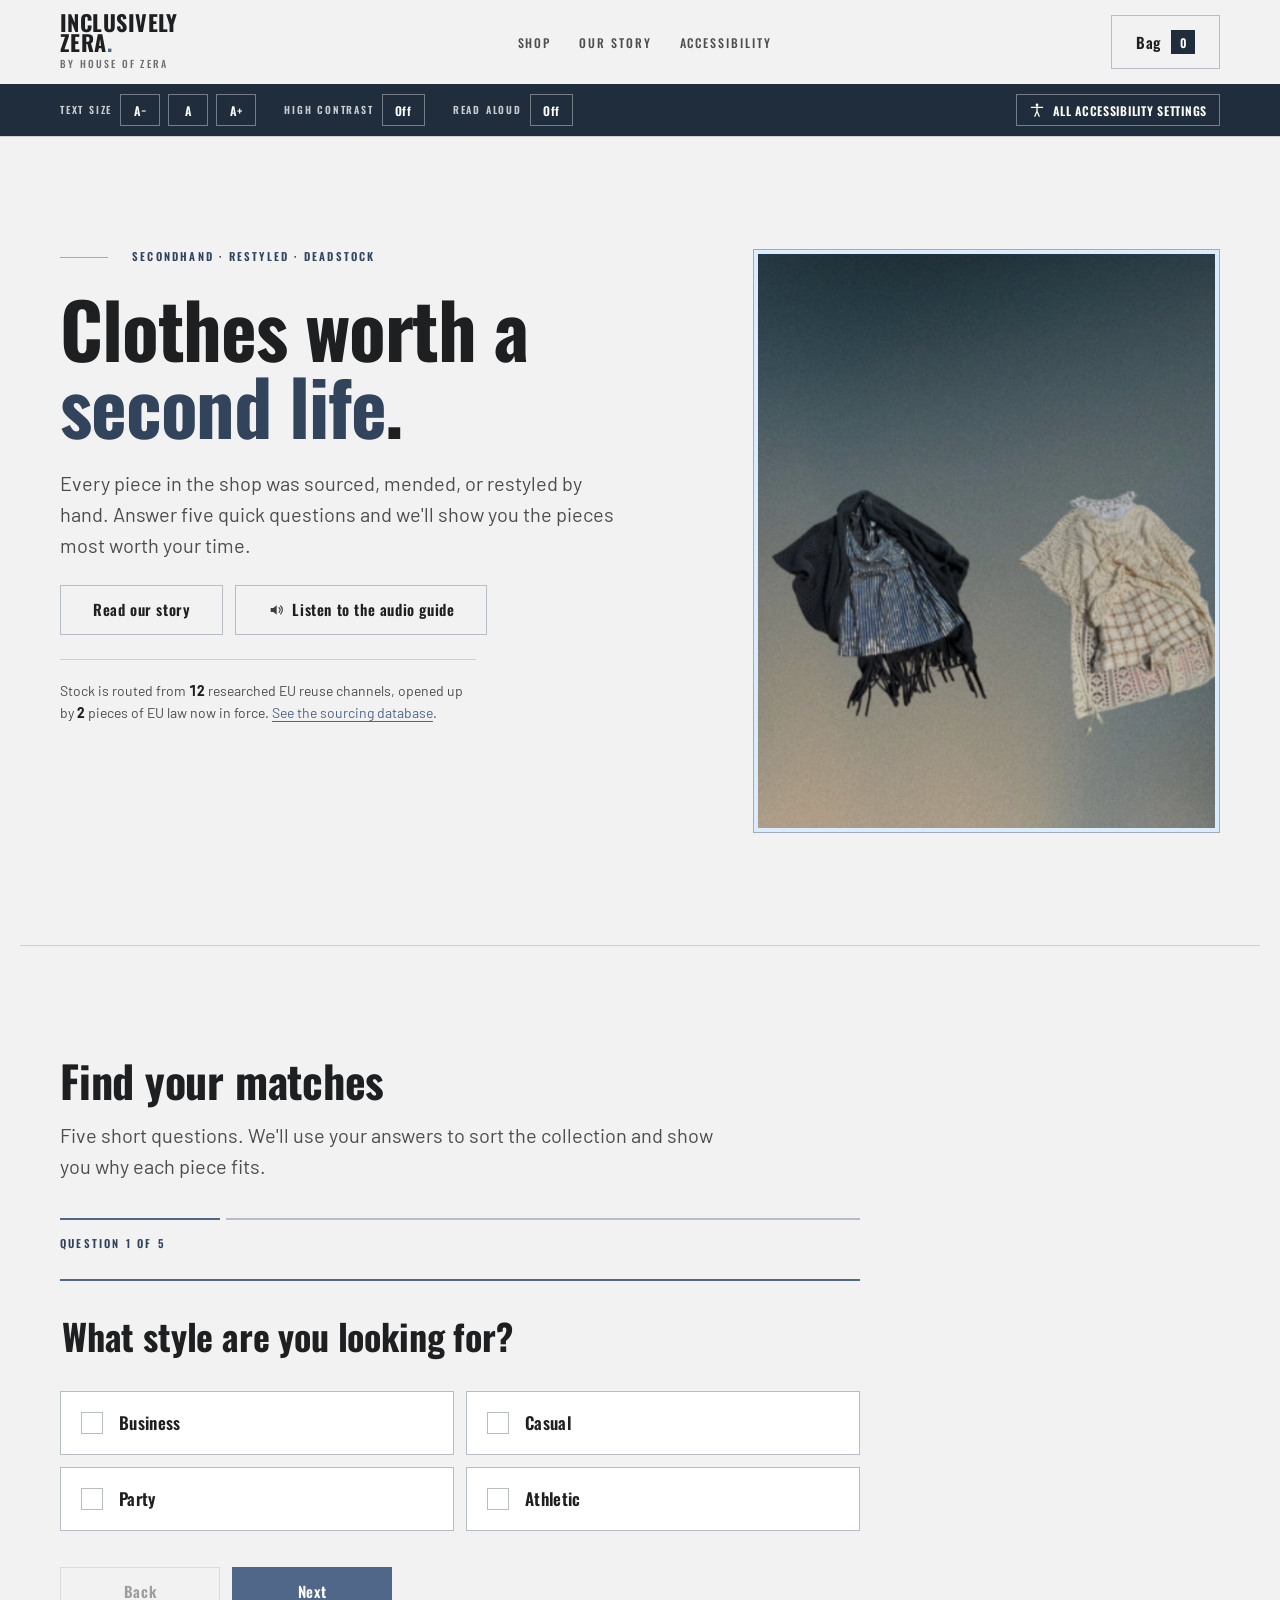
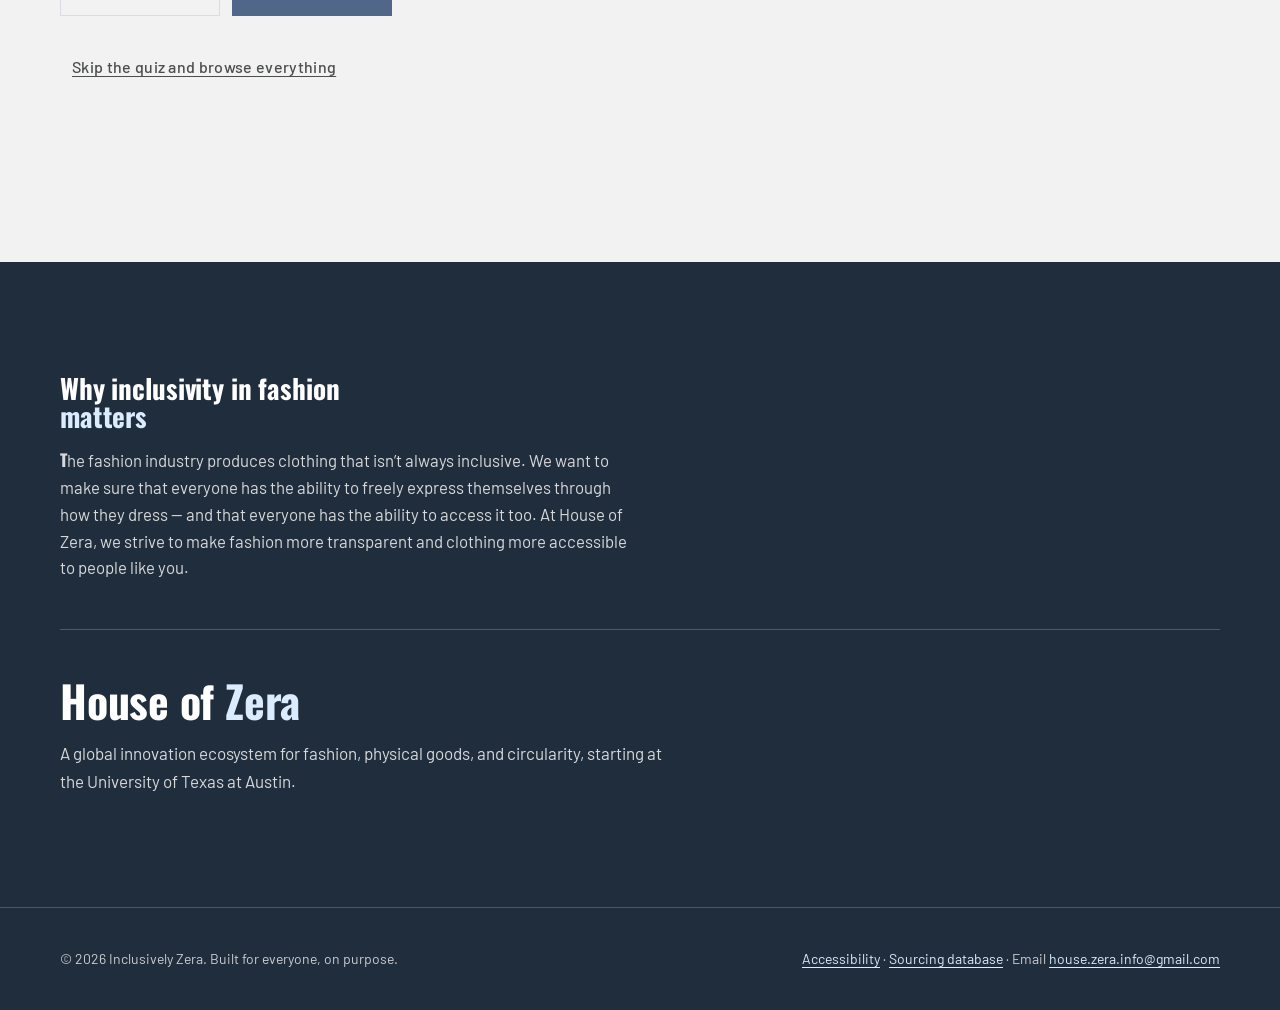
<file: index.html>
<!DOCTYPE html>
<html lang="en">
<head>
<meta charset="UTF-8">
<meta name="viewport" content="width=device-width, initial-scale=1">
<title>Inclusively Zera — Secondhand, made new</title>
<link rel="preconnect" href="https://fonts.googleapis.com">
<link rel="preconnect" href="https://fonts.gstatic.com" crossorigin>
<link href="https://fonts.googleapis.com/css2?family=Oswald:wght@400;500;600;700&family=Barlow:wght@300;400;500;600;700&display=swap" rel="stylesheet">
<link rel="stylesheet" href="assets/styles.css">
<link rel="stylesheet" href="assets/a11y.css">
<meta name="description" content="Inclusively Zera — a secondhand and deadstock storefront by House of Zera, built so that screen reader, keyboard, low-vision, motor and cognitive access are part of the product rather than a retrofit.">
<meta name="color-scheme" content="light dark">
</head>
<body>

<a class="skip-link" href="#main">Skip to main content</a>

<div aria-live="polite" class="sr-only" id="live-region"></div>

<header class="site-header">
  <div class="wrap header-row">
    <div class="logo-block">
      <a class="logo" href="#top">Inclusively<br><em>Zera</em></a>
      <p class="logo-subtitle">by House of Zera</p>
    </div>
    <nav class="main-nav" aria-label="Primary">
      <a href="#main">Shop</a>
      <a href="#story">Our story</a>
      <a href="docs/accessibility.html">Accessibility</a>
    </nav>
    <div class="header-actions">
      <button class="icon-btn" id="cart-open-btn" aria-haspopup="dialog" aria-controls="cart-drawer">
        Bag
        <span class="cart-count" id="cart-count" aria-hidden="true">0</span>
        <span class="sr-only" id="cart-count-sr">0 items in your bag</span>
      </button>
    </div>
  </div>

  <div class="a11y-bar">
    <div class="wrap a11y-row" role="group" aria-label="Quick accessibility settings">
      <div class="a11y-group">
        <span class="label" id="lbl-textsize">Text size</span>
        <button type="button" data-textsize="down" aria-label="Decrease text size">A&#8722;</button>
        <button type="button" data-textsize="reset" aria-label="Reset text size" id="textsize-reset">A</button>
        <button type="button" data-textsize="up" aria-label="Increase text size">A+</button>
      </div>
      <div class="a11y-group">
        <span class="label">High contrast</span>
        <button type="button" id="contrast-toggle" aria-pressed="false">Off</button>
      </div>
      <div class="a11y-group">
        <span class="label">Read aloud</span>
        <button type="button" id="tts-toggle" aria-pressed="false">Off</button>
      </div>
      <div class="a11y-group a11y-group-end">
        <button type="button" class="a11y-open" id="a11y-open" aria-haspopup="dialog" aria-controls="a11y-panel">
          <svg viewBox="0 0 24 24" aria-hidden="true" focusable="false" width="16" height="16"><circle cx="12" cy="4.2" r="2.1" fill="currentColor"/><path d="M3.6 8.1h16.8M12 6.6v7.2m0 0-3.3 7.5m3.3-7.5 3.3 7.5" fill="none" stroke="currentColor" stroke-width="1.9" stroke-linecap="round"/></svg>
          All accessibility settings
        </button>
      </div>
    </div>
  </div>
</header>

<div id="top"></div>

<section class="hero" aria-label="Introduction">
  <div class="hero-copy">
    <p class="eyebrow fade-item" style="transition-delay:0ms;">Secondhand &middot; Restyled &middot; Deadstock</p>
    <h1 class="fade-item" style="transition-delay:120ms;">Clothes worth a <em>second life</em>.</h1>
    <p class="lede fade-item" style="transition-delay:240ms;">Every piece in the shop was sourced, mended, or restyled by hand. Answer five quick questions and we'll show you the pieces most worth your time.</p>
    <div class="hero-ctas">
      <a class="btn btn-secondary fade-item" style="transition-delay:360ms;" href="#story">Read our story</a>
      <button type="button" class="btn btn-secondary fade-item btn-speak" style="transition-delay:420ms;" id="audio-guide-open" aria-haspopup="dialog" aria-controls="audio-guide">
        <svg viewBox="0 0 24 24" aria-hidden="true" focusable="false" width="16" height="16"><path d="M4 9v6h4l5 4V5L8 9H4z" fill="currentColor"/><path d="M16.5 8.5a5 5 0 0 1 0 7M19 6a8.5 8.5 0 0 1 0 12" fill="none" stroke="currentColor" stroke-width="1.7" stroke-linecap="round"/></svg>
        Listen to the audio guide
      </button>
    </div>
    <div class="sourcing-note" id="sourcing-note"></div>
  </div>
  <div class="hero-media">
    <img src="assets/img/thrifted-product.jpg" alt="Two garments photographed suspended against a blue-grey gradient: a black open-knit wrap with long fringe layered over a pleated metallic slip, and a cream crochet top pieced from lace and check panels.">
  </div>
</section>

<main id="main" class="wrap">

  <section id="quiz-section" aria-labelledby="quiz-heading">
    <div class="quiz-wrap">
      <div class="quiz-intro">
        <h2 id="quiz-heading">Find your matches</h2>
        <p>Five short questions. We'll use your answers to sort the collection and show you why each piece fits.</p>
      </div>

      <div class="quiz-progress">
        <div class="quiz-progress-track">
          <div class="quiz-progress-fill" id="quiz-progress-fill" style="width:20%;"></div>
        </div>
        <p class="quiz-progress-label" id="quiz-progress-label" role="status">Question 1 of 5</p>
      </div>

      <form class="quiz-card" id="quiz-form" novalidate>

        <fieldset data-step="0">
          <legend>What style are you looking for?</legend>
          <div class="quiz-options" data-group="style" data-mode="single">
            <label class="quiz-option"><input type="radio" name="style" value="business"><span class="quiz-option-label">Business</span></label>
            <label class="quiz-option"><input type="radio" name="style" value="casual"><span class="quiz-option-label">Casual</span></label>
            <label class="quiz-option"><input type="radio" name="style" value="party"><span class="quiz-option-label">Party</span></label>
            <label class="quiz-option"><input type="radio" name="style" value="athletic"><span class="quiz-option-label">Athletic</span></label>
          </div>
        </fieldset>

        <fieldset data-step="1" hidden>
          <legend>What types of clothing are you looking for?</legend>
          <p class="quiz-hint">Choose as many as apply.</p>
          <div class="quiz-options" data-group="types" data-mode="multi">
            <label class="quiz-option"><input type="checkbox" name="types" value="tops"><span class="quiz-option-label">Tops</span></label>
            <label class="quiz-option"><input type="checkbox" name="types" value="bottoms"><span class="quiz-option-label">Bottoms</span></label>
            <label class="quiz-option"><input type="checkbox" name="types" value="dresses"><span class="quiz-option-label">Dresses</span></label>
            <label class="quiz-option"><input type="checkbox" name="types" value="bathing suits"><span class="quiz-option-label">Bathing suits</span></label>
            <label class="quiz-option"><input type="checkbox" name="types" value="two-piece sets"><span class="quiz-option-label">Two-piece sets</span></label>
            <label class="quiz-option"><input type="checkbox" name="types" value="shoes"><span class="quiz-option-label">Shoes</span></label>
            <label class="quiz-option"><input type="checkbox" name="types" value="jackets"><span class="quiz-option-label">Jackets</span></label>
            <label class="quiz-option"><input type="checkbox" name="types" value="intimates"><span class="quiz-option-label">Intimates</span></label>
          </div>
        </fieldset>

        <fieldset data-step="2" hidden>
          <legend>Who are you looking to get clothing for?</legend>
          <div class="quiz-options" data-group="audience" data-mode="single">
            <label class="quiz-option"><input type="radio" name="audience" value="women"><span class="quiz-option-label">Women</span></label>
            <label class="quiz-option"><input type="radio" name="audience" value="unisex"><span class="quiz-option-label">Unisex</span></label>
            <label class="quiz-option"><input type="radio" name="audience" value="men"><span class="quiz-option-label">Men</span></label>
            <label class="quiz-option"><input type="radio" name="audience" value="kids"><span class="quiz-option-label">Kids</span></label>
          </div>
        </fieldset>

        <fieldset data-step="3" hidden>
          <legend>What sort of material do you want in your clothing?</legend>
          <p class="quiz-hint">Choose as many as apply.</p>
          <div class="quiz-options" data-group="materials" data-mode="multi">
            <label class="quiz-option"><input type="checkbox" name="materials" value="silks"><span class="quiz-option-label">Silks</span></label>
            <label class="quiz-option"><input type="checkbox" name="materials" value="polyester"><span class="quiz-option-label">Polyester</span></label>
            <label class="quiz-option"><input type="checkbox" name="materials" value="wool"><span class="quiz-option-label">Wool</span></label>
            <label class="quiz-option"><input type="checkbox" name="materials" value="organic cotton"><span class="quiz-option-label">Organic cotton</span></label>
            <label class="quiz-option"><input type="checkbox" name="materials" value="nylon"><span class="quiz-option-label">Nylon</span></label>
            <label class="quiz-option"><input type="checkbox" name="materials" value="acrylic"><span class="quiz-option-label">Acrylic</span></label>
          </div>
        </fieldset>

        <fieldset data-step="4" hidden>
          <legend>What kind of embellishments are you comfortable with?</legend>
          <p class="quiz-hint">Choose as many as apply.</p>
          <div class="quiz-options" data-group="embellishments" data-mode="multi">
            <label class="quiz-option"><input type="checkbox" name="embellishments" value="buttons"><span class="quiz-option-label">Buttons</span></label>
            <label class="quiz-option"><input type="checkbox" name="embellishments" value="ruffles"><span class="quiz-option-label">Ruffles</span></label>
            <label class="quiz-option"><input type="checkbox" name="embellishments" value="mesh"><span class="quiz-option-label">Mesh</span></label>
            <label class="quiz-option"><input type="checkbox" name="embellishments" value="fringe"><span class="quiz-option-label">Fringe</span></label>
            <label class="quiz-option"><input type="checkbox" name="embellishments" value="patterns"><span class="quiz-option-label">Patterns</span></label>
            <label class="quiz-option"><input type="checkbox" name="embellishments" value="tags"><span class="quiz-option-label">Tags</span></label>
            <label class="quiz-option"><input type="checkbox" name="embellishments" value="inelastic-waistband"><span class="quiz-option-label">Inelastic waistband</span></label>
            <label class="quiz-option"><input type="checkbox" name="embellishments" value="none"><span class="quiz-option-label">None of the above</span></label>
          </div>
        </fieldset>

        <p class="quiz-error" id="quiz-error" hidden>Choose at least one option to continue.</p>

        <div class="quiz-nav">
          <button type="button" class="btn btn-secondary" id="quiz-back" disabled>Back</button>
          <button type="button" class="btn btn-primary" id="quiz-next">Next</button>
        </div>
      </form>

      <div class="quiz-skip">
        <button type="button" id="quiz-skip-btn">Skip the quiz and browse everything</button>
      </div>
    </div>
  </section>

  <section id="shop-section" hidden>
    <div class="shop-head">
      <div aria-hidden="true"></div>
      <div class="shop-head-inner">
        <div class="shop-head-title">
          <h2>Your matches</h2>
          <p class="result-count" id="result-count" role="status">8 pieces</p>
        </div>
        <div class="sort-row">
          <label for="sort">Sort by</label>
          <select id="sort">
            <option value="match">Best match</option>
            <option value="price-low">Price: low to high</option>
            <option value="price-high">Price: high to low</option>
            <option value="name">Name: A to Z</option>
          </select>
        </div>
      </div>
    </div>

    <div class="shop-grid">
      <aside aria-label="Filter products">
        <fieldset class="filter-group">
          <legend>Size</legend>
          <label class="check-row">
            <input type="checkbox" id="size-xs" data-filter="size" value="XS">
            <span>XS</span>
          </label>
          <label class="check-row">
            <input type="checkbox" id="size-s" data-filter="size" value="S">
            <span>S</span>
          </label>
          <label class="check-row">
            <input type="checkbox" id="size-m" data-filter="size" value="M">
            <span>M</span>
          </label>
          <label class="check-row">
            <input type="checkbox" id="size-l" data-filter="size" value="L">
            <span>L</span>
          </label>
          <label class="check-row">
            <input type="checkbox" id="size-xl" data-filter="size" value="XL">
            <span>XL</span>
          </label>
          <label class="check-row">
            <input type="checkbox" id="size-xxl" data-filter="size" value="XXL">
            <span>XXL</span>
          </label>
          <label class="check-row">
            <input type="checkbox" id="size-xxxl" data-filter="size" value="XXXL">
            <span>XXXL</span>
          </label>
        </fieldset>

        <fieldset class="filter-group">
          <legend>Dressing needs</legend>
          <p class="filter-hint">Filter by how a piece is put on, not just how it looks.</p>
          <label class="check-row">
            <input type="checkbox" data-filter="fit" value="pull-on">
            <span>Pulls on, no fastenings</span>
          </label>
          <label class="check-row">
            <input type="checkbox" data-filter="fit" value="one-handed">
            <span>Can be fastened one-handed</span>
          </label>
          <label class="check-row">
            <input type="checkbox" data-filter="fit" value="seated">
            <span>Cut for seated wear</span>
          </label>
          <label class="check-row">
            <input type="checkbox" data-filter="fit" value="tagless">
            <span>No sewn-in tags</span>
          </label>
        </fieldset>

        <div class="filter-group">
          <label class="filter-label" for="channel-filter">Sourcing channel</label>
          <p class="filter-hint">Every piece is routed from a reuse channel opened up by EU circularity law.</p>
          <select id="channel-filter" class="channel-select">
            <option value="">All channels</option>
          </select>
        </div>

        <div style="display:flex;flex-direction:column;gap:0.75rem;margin-bottom:1.5rem;">
          <button type="button" class="btn btn-secondary" id="mens-bottoms-btn" style="width:100%;">Men's bottoms sizes</button>
          <button type="button" class="btn btn-secondary" id="womens-bottoms-btn" style="width:100%;">Women's bottoms sizes</button>
        </div>

        <div class="quiz-summary" id="quiz-summary"></div>

        <button type="button" class="btn btn-secondary" id="clear-filters" style="width:100%;margin-bottom:0.75rem;">Clear all filters</button>
        <button type="button" class="btn btn-secondary" id="retake-quiz-btn" style="width:100%;">Edit quiz choices</button>
      </aside>

      <div>
        <ul class="product-grid" id="product-grid" style="list-style:none;margin:0;padding:0;"></ul>
      </div>
    </div>
  </section>

</main>

<section class="brand-credit" id="story" style="margin-top:3.5rem;overflow:hidden;">
  <div class="wrap">
    <div id="story-shift">
      <div class="story-row">
        <div aria-hidden="true"></div>
        <div class="align-text" id="story-text">
          <h2 class="fade-item" style="font-size:1.7rem;margin-bottom:0.9rem;transition-delay:0ms;">Why inclusivity in fashion <em>matters</em></h2>
          <p class="fade-item" style="max-width:64ch;font-size:1.05rem;transition-delay:120ms;"><span class="t-letter">T</span>he fashion industry produces clothing that isn&rsquo;t always inclusive. We want to make sure that everyone has the ability to freely express themselves through how they dress &mdash; and that everyone has the ability to access it too. At House of Zera, we strive to make fashion more transparent and clothing more accessible to people like you.</p>
        </div>
      </div>
      <hr id="story-divider" class="fade-item" style="border:none;border-top:1px solid rgba(237,216,196,0.25);width:260px;transition-delay:240ms;">
      <div class="story-row">
        <div aria-hidden="true"></div>
        <div class="align-text" id="credit-text">
          <h2 class="fade-item" style="transition-delay:340ms;">House of <em>Zera</em></h2>
          <p class="fade-item" style="transition-delay:440ms;">A global innovation ecosystem for fashion, physical goods, and circularity, starting at the University of Texas at Austin.</p>
        </div>
      </div>
    </div>
  </div>
</section>

<footer id="faq">
  <div class="wrap foot-row">
    <p>© 2026 Inclusively Zera. Built for everyone, on purpose.</p>
    <p><a href="docs/accessibility.html">Accessibility</a> &middot; <a href="docs/data-sources.html">Sourcing database</a> &middot; Email <a href="mailto:house.zera.info@gmail.com">house.zera.info@gmail.com</a></p>
  </div>
</footer>

<div class="overlay" id="overlay"></div>
<div class="cart-drawer" id="cart-drawer" role="dialog" aria-modal="true" aria-labelledby="cart-title">
  <div class="cart-head">
    <h2 id="cart-title">Your bag</h2>
    <button class="cart-close" id="cart-close-btn" aria-label="Close bag">✕</button>
  </div>
  <div class="cart-body" id="cart-body"></div>
  <div class="cart-foot">
    <div class="cart-total-row">
      <span>Subtotal</span>
      <span id="cart-subtotal">$0.00</span>
    </div>
    <button class="btn-checkout" id="checkout-btn">Go to checkout</button>
  </div>
</div>

<div class="size-overlay" id="size-overlay"></div>
<div class="size-modal" id="size-modal" role="dialog" aria-modal="true" aria-labelledby="size-modal-title" hidden>
  <div class="cart-head">
    <h2 id="size-modal-title">Choose a size</h2>
    <button class="cart-close" id="size-modal-close" aria-label="Close size picker">✕</button>
  </div>
  <div class="size-modal-body">
    <p class="product-name" id="size-modal-product"></p>
    <fieldset style="border:none;padding:0;margin:0;">
      <legend class="sr-only">Available sizes</legend>
      <div id="size-modal-options"></div>
    </fieldset>
    <p class="quiz-error" id="size-modal-error" hidden>Choose a size to continue.</p>
    <button type="button" class="btn btn-primary" id="size-modal-confirm" style="width:100%;margin-top:1.25rem;">Add to bag</button>
  </div>
</div>

<div class="size-overlay" id="bottoms-overlay"></div>
<div class="size-modal" id="bottoms-size-modal" role="dialog" aria-modal="true" aria-labelledby="bottoms-size-title" hidden>
  <div class="cart-head">
    <h2 id="bottoms-size-title">Bottoms sizing</h2>
    <button class="cart-close" id="bottoms-size-close" aria-label="Close sizing chart">✕</button>
  </div>
  <div class="size-modal-body">
    <p style="margin-bottom:1rem;color:var(--slate);font-size:0.9rem;">Waist and hip measurement ranges, based on Nike's size guide.</p>
    <div style="overflow-x:auto;">
      <table style="width:100%;border-collapse:collapse;font-size:0.92rem;">
        <thead>
          <tr>
            <th scope="col" style="text-align:left;padding:0.6rem 0.75rem;border-bottom:2px solid var(--line-strong);">Size</th>
            <th scope="col" style="text-align:left;padding:0.6rem 0.75rem;border-bottom:2px solid var(--line-strong);">Waist (in.)</th>
            <th scope="col" style="text-align:left;padding:0.6rem 0.75rem;border-bottom:2px solid var(--line-strong);">Hip (in.)</th>
          </tr>
        </thead>
        <tbody id="bottoms-size-tbody"></tbody>
      </table>
    </div>
  </div>
</div>


<!-- ===== Product passport ===== -->
<div class="size-overlay" id="passport-overlay"></div>
<div class="size-modal passport-modal" id="passport-modal" role="dialog" aria-modal="true" aria-labelledby="passport-title" hidden>
  <div class="cart-head">
    <h2 id="passport-title">Product passport</h2>
    <div class="head-actions">
      <button class="btn-ghost btn-speak" id="passport-speak" aria-label="Read this passport aloud">
        <svg viewBox="0 0 24 24" aria-hidden="true" focusable="false" width="15" height="15"><path d="M4 9v6h4l5 4V5L8 9H4z" fill="currentColor"/><path d="M16.5 8.5a5 5 0 0 1 0 7M19 6a8.5 8.5 0 0 1 0 12" fill="none" stroke="currentColor" stroke-width="1.7" stroke-linecap="round"/></svg>
        <span aria-hidden="true">Listen</span>
      </button>
      <button class="cart-close" id="passport-close" aria-label="Close product passport">&#10005;</button>
    </div>
  </div>
  <div class="size-modal-body" id="passport-body"></div>
</div>

<!-- ===== Audio guide ===== -->
<div class="size-overlay" id="audio-overlay"></div>
<div class="audio-guide" id="audio-guide" role="dialog" aria-modal="true" aria-labelledby="audio-title" hidden>
  <div class="cart-head">
    <h2 id="audio-title">Audio guide</h2>
    <button class="cart-close" id="audio-close" aria-label="Close audio guide">&#10005;</button>
  </div>

  <div class="audio-body">
    <p class="audio-lede">A spoken walkthrough of the shop, read by your device&rsquo;s voice. Every word is in the transcript below, and the transcript highlights as it plays.</p>

    <p class="audio-unsupported" id="audio-unsupported" hidden role="status">
      Your browser does not expose a speech voice, so the guide cannot be spoken here. The full transcript is below and is complete on its own.
    </p>

    <div class="audio-now">
      <p class="audio-chapter-label" id="audio-chapter-label" role="status">Chapter 1 of 5 &middot; Welcome</p>
      <div class="audio-progress">
        <div class="audio-progress-fill" id="audio-progress-fill" style="width:0%"></div>
      </div>
    </div>

    <div class="audio-controls" role="group" aria-label="Audio guide playback">
      <button type="button" class="audio-btn" id="audio-prev" aria-label="Previous chapter">
        <svg viewBox="0 0 24 24" aria-hidden="true" focusable="false" width="20" height="20"><path d="M18 5v14L8 12l10-7zM6 5h2v14H6z" fill="currentColor"/></svg>
      </button>
      <button type="button" class="audio-btn audio-btn-main" id="audio-play" aria-label="Play the audio guide">
        <svg viewBox="0 0 24 24" aria-hidden="true" focusable="false" width="24" height="24" id="audio-icon-play"><path d="M7 4.5v15l13-7.5-13-7.5z" fill="currentColor"/></svg>
        <svg viewBox="0 0 24 24" aria-hidden="true" focusable="false" width="24" height="24" id="audio-icon-pause" hidden><path d="M6.5 4.5h4v15h-4zM13.5 4.5h4v15h-4z" fill="currentColor"/></svg>
        <span class="audio-btn-text" id="audio-play-text">Play</span>
      </button>
      <button type="button" class="audio-btn" id="audio-next" aria-label="Next chapter">
        <svg viewBox="0 0 24 24" aria-hidden="true" focusable="false" width="20" height="20"><path d="M6 5v14l10-7L6 5zm12 0h-2v14h2z" fill="currentColor"/></svg>
      </button>
      <button type="button" class="audio-btn" id="audio-stop" aria-label="Stop and return to the start">
        <svg viewBox="0 0 24 24" aria-hidden="true" focusable="false" width="18" height="18"><rect x="5" y="5" width="14" height="14" fill="currentColor"/></svg>
      </button>
    </div>

    <div class="audio-speed">
      <label for="audio-rate">Speed <output id="audio-rate-out">1.0&times;</output></label>
      <input type="range" id="audio-rate" min="0.5" max="2" step="0.1" value="1">
    </div>

    <h3 class="audio-h">Transcript</h3>
    <ol class="audio-transcript" id="audio-transcript"></ol>
  </div>
</div>

<!-- ===== Full accessibility panel ===== -->
<div class="size-overlay" id="a11y-overlay"></div>
<div class="a11y-panel" id="a11y-panel" role="dialog" aria-modal="true" aria-labelledby="a11y-panel-title" hidden>
  <div class="cart-head">
    <h2 id="a11y-panel-title">Accessibility settings</h2>
    <button class="cart-close" id="a11y-close" aria-label="Close accessibility settings">&#10005;</button>
  </div>
  <div class="a11y-panel-body">
    <p class="a11y-panel-lede">Every setting here is saved to this browser and applies the moment you change it. Nothing is sent anywhere.</p>

    <section class="a11y-section" aria-labelledby="a11y-s-speech">
      <h3 id="a11y-s-speech">Speech</h3>

      <div class="a11y-field">
        <div class="a11y-field-text">
          <span class="a11y-field-label" id="lbl-tts">Read aloud on hover and focus</span>
          <span class="a11y-field-hint">Speaks whatever you point at or tab to. Also adds a Listen button to every piece.</span>
        </div>
        <button type="button" class="switch" id="tts-toggle-panel" role="switch" aria-checked="false" aria-labelledby="lbl-tts"><span class="switch-track"><span class="switch-thumb"></span></span><span class="switch-text">Off</span></button>
      </div>

      <div class="a11y-field a11y-field-stack" id="voice-field">
        <label class="a11y-field-label" for="tts-voice">Voice</label>
        <select id="tts-voice" class="channel-select"></select>
      </div>

      <div class="a11y-field a11y-field-stack">
        <label class="a11y-field-label" for="tts-rate">Speaking rate <output id="tts-rate-out">1.0&times;</output></label>
        <input type="range" id="tts-rate" min="0.5" max="2" step="0.1" value="1">
      </div>

      <div class="a11y-field a11y-field-stack">
        <label class="a11y-field-label" for="tts-pitch">Pitch <output id="tts-pitch-out">1.0</output></label>
        <input type="range" id="tts-pitch" min="0.5" max="1.6" step="0.1" value="1">
      </div>

      <div class="a11y-field">
        <div class="a11y-field-text">
          <span class="a11y-field-label" id="lbl-voicecmd">Voice control</span>
          <span class="a11y-field-hint">Answer the quiz and move around by speaking. Needs microphone permission; audio never leaves your device.</span>
        </div>
        <button type="button" class="switch" id="voice-toggle" role="switch" aria-checked="false" aria-labelledby="lbl-voicecmd"><span class="switch-track"><span class="switch-thumb"></span></span><span class="switch-text">Off</span></button>
      </div>

      <button type="button" class="btn btn-secondary a11y-test" id="tts-test">Test the voice</button>
    </section>

    <section class="a11y-section" aria-labelledby="a11y-s-sound">
      <h3 id="a11y-s-sound">Sound</h3>
      <div class="a11y-field">
        <div class="a11y-field-text">
          <span class="a11y-field-label" id="lbl-earcons">Sound cues</span>
          <span class="a11y-field-hint">A short tone when something is added, changed, or rejected — useful if you cannot see the confirmation.</span>
        </div>
        <button type="button" class="switch" id="earcon-toggle" role="switch" aria-checked="true" aria-labelledby="lbl-earcons"><span class="switch-track"><span class="switch-thumb"></span></span><span class="switch-text">On</span></button>
      </div>
      <div class="a11y-field a11y-field-stack">
        <label class="a11y-field-label" for="earcon-vol">Cue volume <output id="earcon-vol-out">40%</output></label>
        <input type="range" id="earcon-vol" min="0" max="100" step="5" value="40">
      </div>
    </section>

    <section class="a11y-section" aria-labelledby="a11y-s-sight">
      <h3 id="a11y-s-sight">Seeing</h3>

      <div class="a11y-field a11y-field-stack">
        <span class="a11y-field-label" id="lbl-theme">Theme</span>
        <div class="seg" role="radiogroup" aria-labelledby="lbl-theme">
          <button type="button" role="radio" aria-checked="true" data-theme="light">Light</button>
          <button type="button" role="radio" aria-checked="false" data-theme="dark">Dark</button>
          <button type="button" role="radio" aria-checked="false" data-theme="high">High contrast</button>
        </div>
      </div>

      <div class="a11y-field a11y-field-stack">
        <label class="a11y-field-label" for="scale-range">Text size <output id="scale-out">100%</output></label>
        <input type="range" id="scale-range" min="90" max="200" step="10" value="100">
      </div>

      <div class="a11y-field a11y-field-stack">
        <label class="a11y-field-label" for="lh-range">Line spacing <output id="lh-out">1.6</output></label>
        <input type="range" id="lh-range" min="1.4" max="2.4" step="0.1" value="1.6">
      </div>

      <div class="a11y-field a11y-field-stack">
        <label class="a11y-field-label" for="ls-range">Letter spacing <output id="ls-out">0.00em</output></label>
        <input type="range" id="ls-range" min="0" max="0.16" step="0.01" value="0">
      </div>

      <div class="a11y-field">
        <div class="a11y-field-text">
          <span class="a11y-field-label" id="lbl-dys">Dyslexia-friendly font</span>
          <span class="a11y-field-hint">Switches to OpenDyslexic and opens up word spacing.</span>
        </div>
        <button type="button" class="switch" id="dyslexia-toggle" role="switch" aria-checked="false" aria-labelledby="lbl-dys"><span class="switch-track"><span class="switch-thumb"></span></span><span class="switch-text">Off</span></button>
      </div>

      <div class="a11y-field">
        <div class="a11y-field-text">
          <span class="a11y-field-label" id="lbl-underline">Underline every link</span>
          <span class="a11y-field-hint">Do not rely on colour alone to mark a link.</span>
        </div>
        <button type="button" class="switch" id="underline-toggle" role="switch" aria-checked="false" aria-labelledby="lbl-underline"><span class="switch-track"><span class="switch-thumb"></span></span><span class="switch-text">Off</span></button>
      </div>

      <div class="a11y-field">
        <div class="a11y-field-text">
          <span class="a11y-field-label" id="lbl-focus">Bold focus ring</span>
          <span class="a11y-field-hint">Thickens the keyboard focus outline to 4&nbsp;px in a high-visibility colour.</span>
        </div>
        <button type="button" class="switch" id="focus-toggle" role="switch" aria-checked="false" aria-labelledby="lbl-focus"><span class="switch-track"><span class="switch-thumb"></span></span><span class="switch-text">Off</span></button>
      </div>

      <div class="a11y-field">
        <div class="a11y-field-text">
          <span class="a11y-field-label" id="lbl-ruler">Reading ruler</span>
          <span class="a11y-field-hint">A band that follows your pointer and dims everything above and below it.</span>
        </div>
        <button type="button" class="switch" id="ruler-toggle" role="switch" aria-checked="false" aria-labelledby="lbl-ruler"><span class="switch-track"><span class="switch-thumb"></span></span><span class="switch-text">Off</span></button>
      </div>
    </section>

    <section class="a11y-section" aria-labelledby="a11y-s-motion">
      <h3 id="a11y-s-motion">Movement</h3>
      <div class="a11y-field">
        <div class="a11y-field-text">
          <span class="a11y-field-label" id="lbl-motion">Reduce motion</span>
          <span class="a11y-field-hint">Removes fades, slides and smooth scrolling. Set automatically if your system asks for it.</span>
        </div>
        <button type="button" class="switch" id="motion-toggle" role="switch" aria-checked="false" aria-labelledby="lbl-motion"><span class="switch-track"><span class="switch-thumb"></span></span><span class="switch-text">Off</span></button>
      </div>
      <div class="a11y-field">
        <div class="a11y-field-text">
          <span class="a11y-field-label" id="lbl-targets">Large touch targets</span>
          <span class="a11y-field-hint">Grows every button and control to at least 48&nbsp;px, with more space between them.</span>
        </div>
        <button type="button" class="switch" id="targets-toggle" role="switch" aria-checked="false" aria-labelledby="lbl-targets"><span class="switch-track"><span class="switch-thumb"></span></span><span class="switch-text">Off</span></button>
      </div>
    </section>

    <div class="a11y-panel-foot">
      <button type="button" class="btn btn-secondary" id="shortcuts-open" aria-haspopup="dialog" aria-controls="shortcuts-dialog">Keyboard shortcuts</button>
      <button type="button" class="btn btn-secondary" id="a11y-reset">Reset everything</button>
    </div>
  </div>
</div>

<!-- ===== Keyboard shortcuts ===== -->
<div class="size-overlay" id="shortcuts-overlay"></div>
<div class="size-modal" id="shortcuts-dialog" role="dialog" aria-modal="true" aria-labelledby="shortcuts-title" hidden>
  <div class="cart-head">
    <h2 id="shortcuts-title">Keyboard shortcuts</h2>
    <button class="cart-close" id="shortcuts-close" aria-label="Close keyboard shortcuts">&#10005;</button>
  </div>
  <div class="size-modal-body">
    <p class="pp-note">Shortcuts are ignored while you are typing in a field.</p>
    <dl class="pp-dl shortcut-list">
      <div class="pp-row"><dt><kbd>?</kbd></dt><dd>Open this list</dd></div>
      <div class="pp-row"><dt><kbd>A</kbd></dt><dd>Open accessibility settings</dd></div>
      <div class="pp-row"><dt><kbd>R</kbd></dt><dd>Turn read aloud on or off</dd></div>
      <div class="pp-row"><dt><kbd>S</kbd></dt><dd>Stop speaking</dd></div>
      <div class="pp-row"><dt><kbd>G</kbd></dt><dd>Open the audio guide</dd></div>
      <div class="pp-row"><dt><kbd>B</kbd></dt><dd>Open your bag</dd></div>
      <div class="pp-row"><dt><kbd>C</kbd></dt><dd>Cycle theme: light, dark, high contrast</dd></div>
      <div class="pp-row"><dt><kbd>+</kbd> / <kbd>&#8722;</kbd></dt><dd>Text size up or down</dd></div>
      <div class="pp-row"><dt><kbd>0</kbd></dt><dd>Reset text size</dd></div>
      <div class="pp-row"><dt><kbd>Esc</kbd></dt><dd>Close whatever is open, and stop speaking</dd></div>
    </dl>
  </div>
</div>

<div class="reading-ruler" id="reading-ruler" aria-hidden="true" hidden></div>
<div class="voice-hud" id="voice-hud" role="status" aria-live="polite" hidden></div>

<script src="assets/plates.js"></script>
<script src="assets/app.js"></script>
<script src="assets/a11y.js"></script>
</body>
</html>
</file>
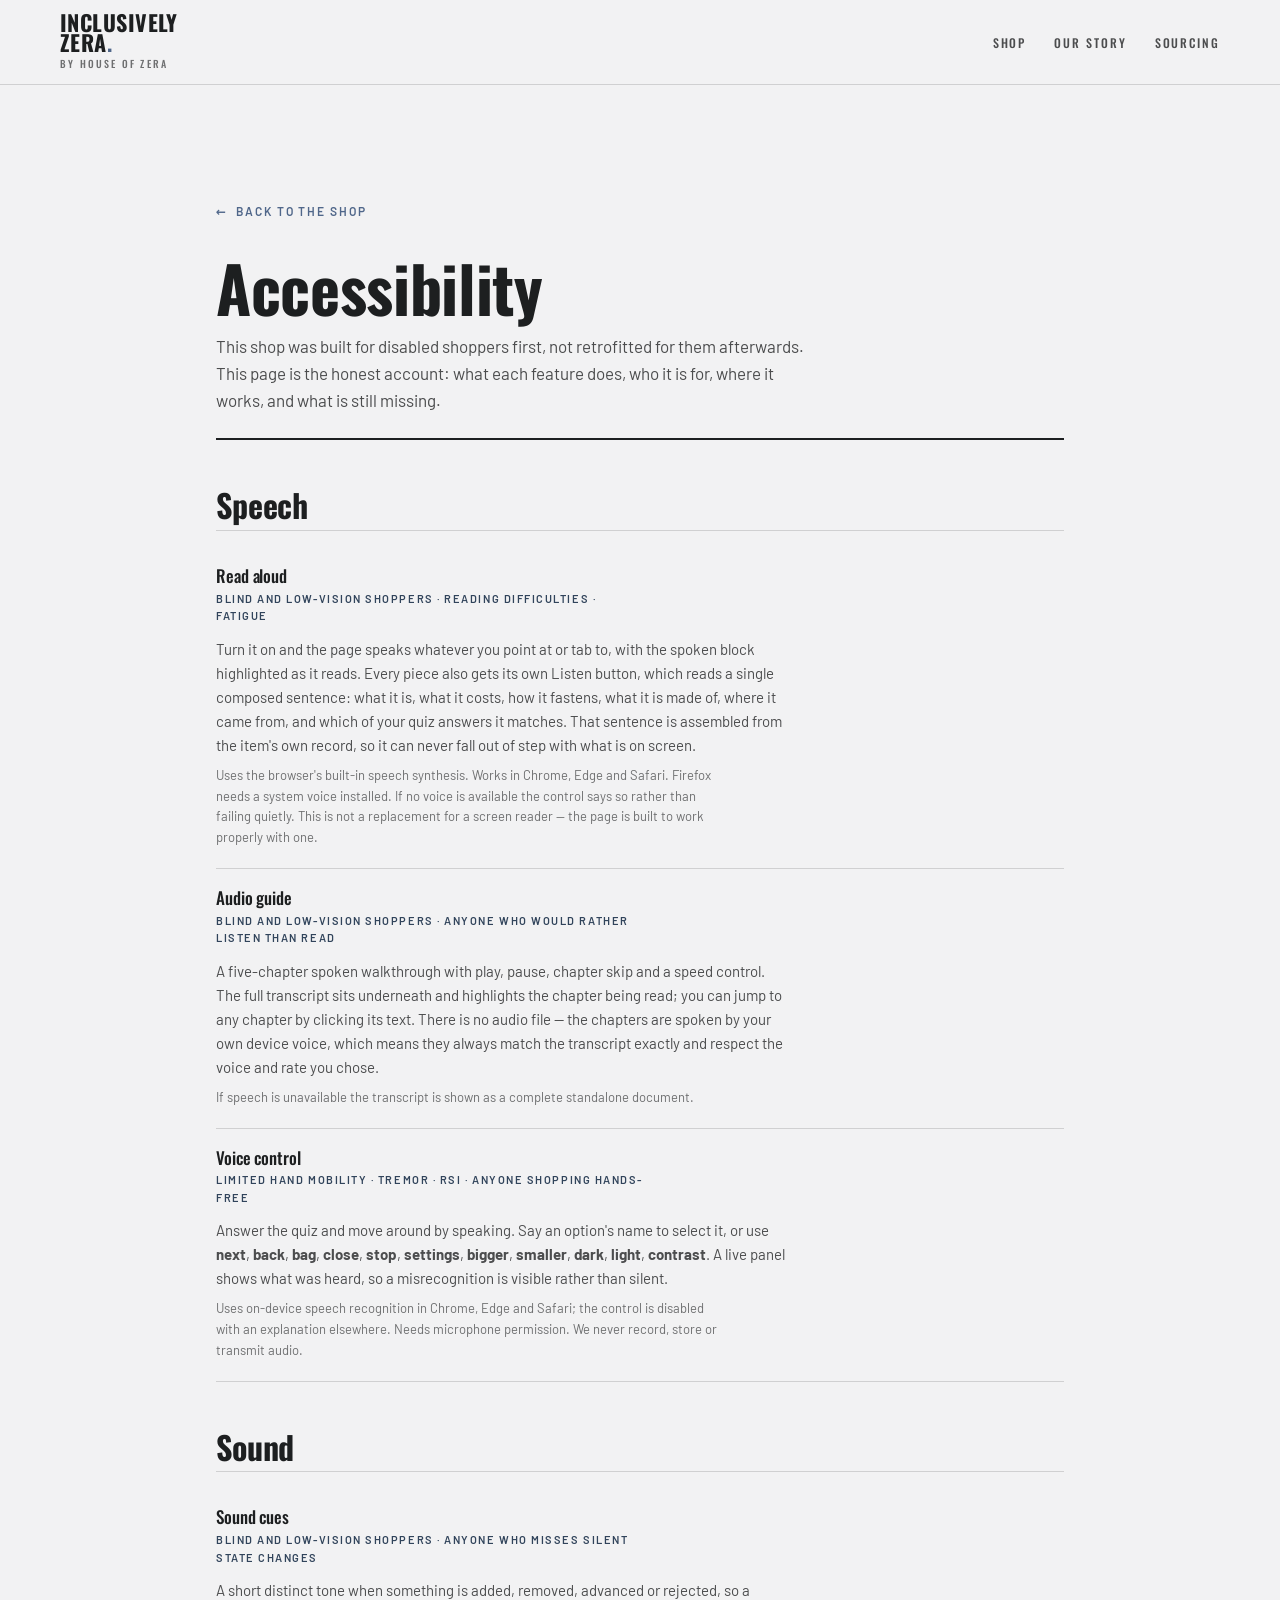
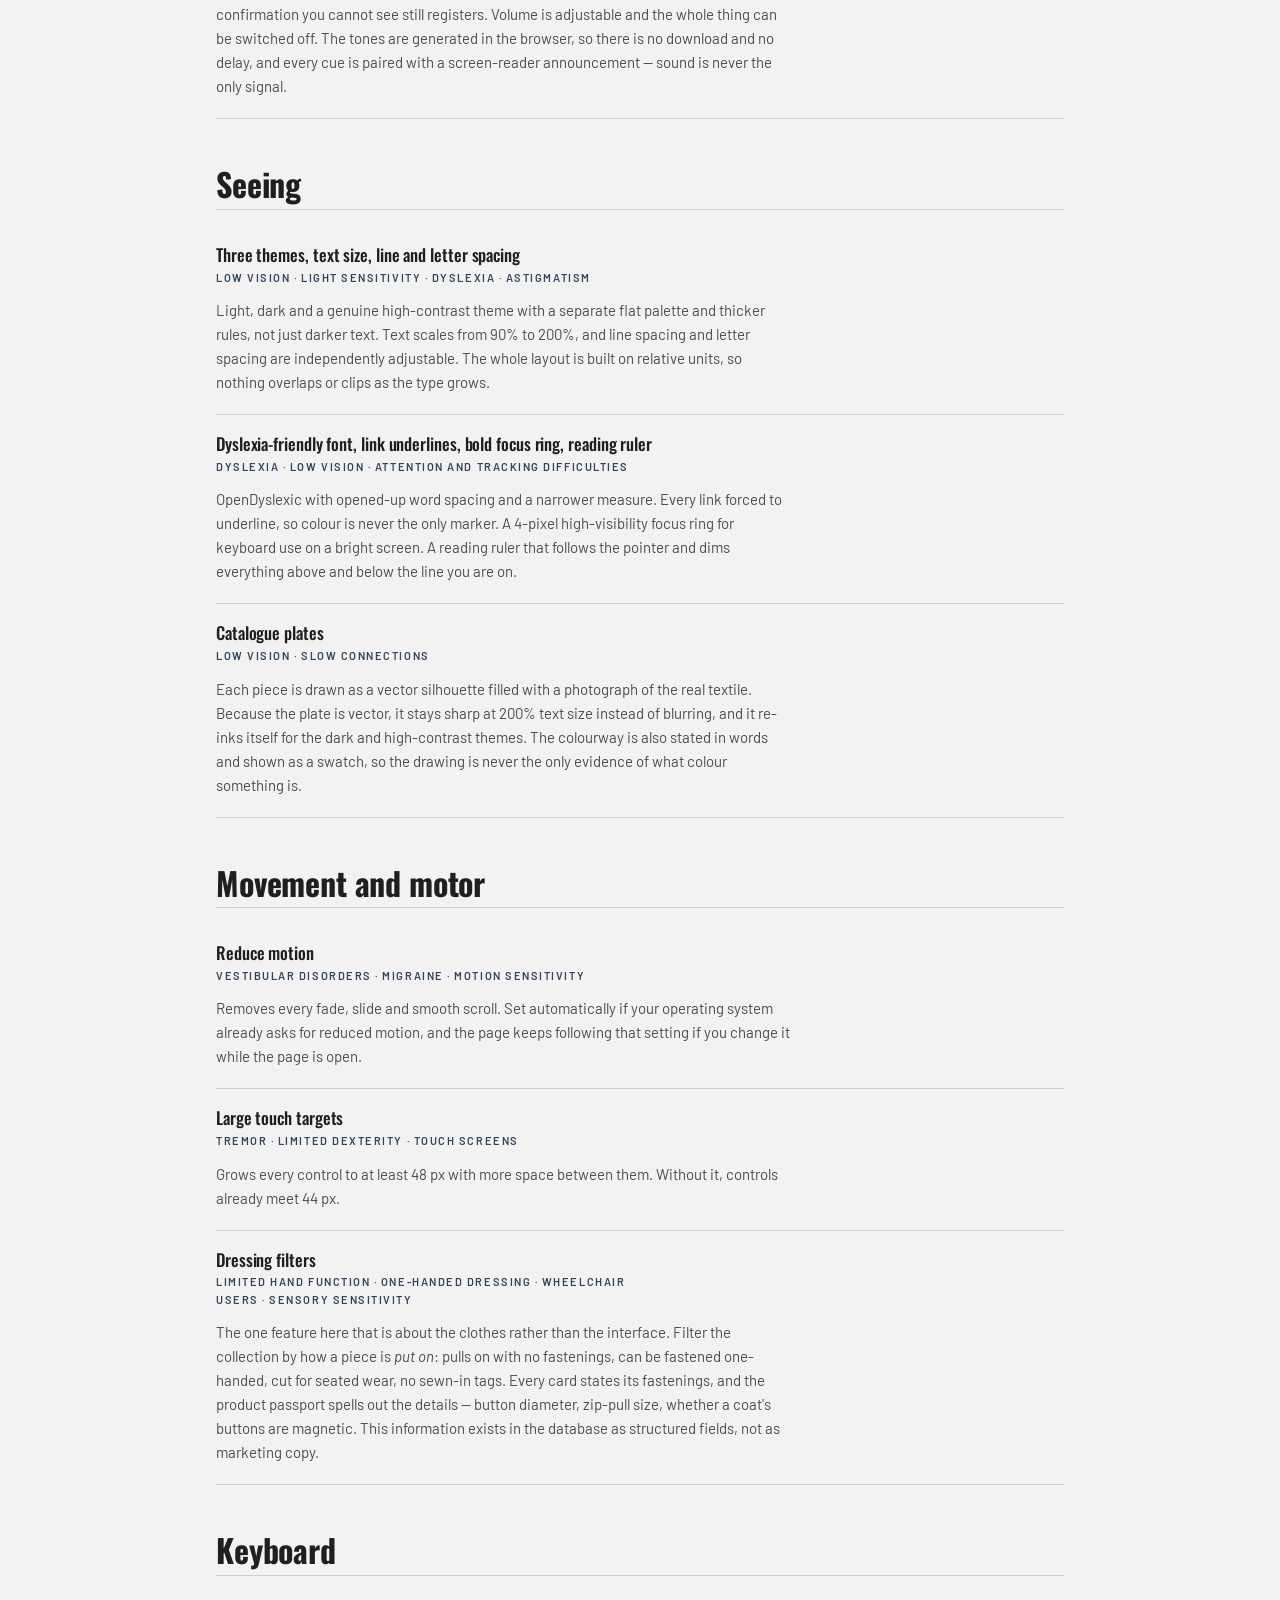
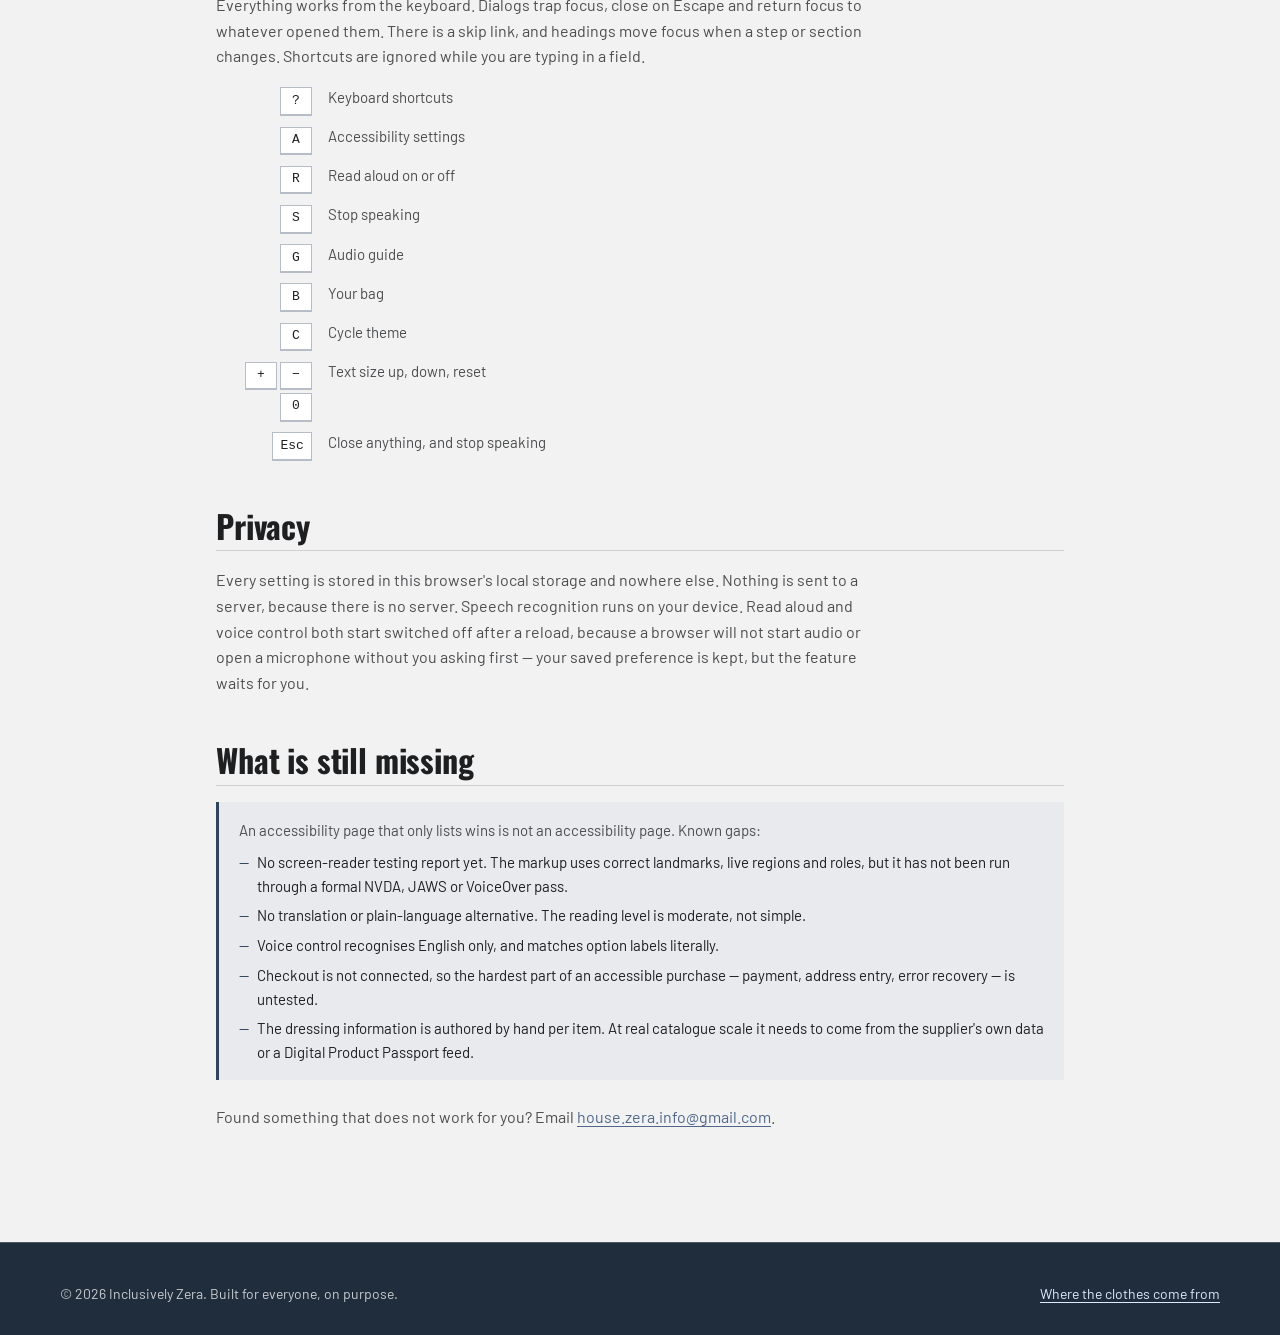
<file: docs/accessibility.html>
<!DOCTYPE html>
<html lang="en">
<head>
<meta charset="UTF-8">
<meta name="viewport" content="width=device-width, initial-scale=1">
<title>Accessibility — Inclusively Zera</title>
<meta name="description" content="What Inclusively Zera does for disabled shoppers, how each feature works, where it is supported, and what is still missing.">
<meta name="color-scheme" content="light dark">
<link rel="preconnect" href="https://fonts.googleapis.com">
<link rel="preconnect" href="https://fonts.gstatic.com" crossorigin>
<link href="https://fonts.googleapis.com/css2?family=Oswald:wght@400;500;600;700&family=Barlow:wght@300;400;500;600;700&display=swap" rel="stylesheet">
<link rel="stylesheet" href="../assets/styles.css">
<link rel="stylesheet" href="../assets/a11y.css">
<style>
  .doc { max-width: 58rem; margin-inline: auto; padding-block: clamp(2.5rem, 6vw, 5rem); }
  .doc-head { border-bottom: 2px solid var(--ink); padding-bottom: 1.5rem; margin-bottom: 2.5rem; }
  .doc h1 {
    font-size: clamp(2.25rem, 5.5vw, 4rem); font-weight: 700;
     margin-bottom: 0.75rem;
  }
  .doc .lede { font-size: 1.0625rem; color: var(--ink-2); max-width: 60ch; }
  .doc h2 {
    font-size: clamp(1.5rem, 3vw, 2rem); font-weight: 700;
    
    margin: 3rem 0 1rem; padding-bottom: 0.5rem;
    border-bottom: var(--rule-w) solid var(--hair);
  }
  .doc p { max-width: 72ch; color: var(--ink-2); }
  .doc p + p { margin-top: 0.75rem; }

  .feat { border-bottom: var(--rule-w) solid var(--hair); padding: 1.25rem 0; }
  .feat h3 { font-size: 1.0625rem; font-weight: 500; margin-bottom: 0.3rem; }
  .feat .who {
    font-size: 0.6875rem; font-weight: 600; letter-spacing: 0.14em;
    text-transform: uppercase; color: var(--sienna); margin-bottom: 0.5rem;
  }
  .feat p { font-size: 0.9375rem; }
  .feat .support { font-size: 0.8125rem; color: var(--slate); margin-top: 0.5rem; }

  .keys { display: grid; grid-template-columns: 6rem 1fr; gap: 0.5rem 1rem; margin-top: 1rem; max-width: 40rem; }
  .keys dt { text-align: right; }
  .keys dd { margin: 0; color: var(--ink-2); font-size: 0.9375rem; }
  .keys kbd {
    display: inline-block; min-width: 2rem; padding: 0.15rem 0.45rem;
    border: var(--rule-w) solid var(--line-strong); border-bottom-width: 2px;
    background: var(--paper-lift); font-family: var(--font-mono);
    font-size: 0.8125rem; text-align: center;
  }

  .gap {
    padding: 1rem 1.25rem; margin-top: 1rem;
    border-left: 3px solid var(--sienna); background: var(--paper-raised);
    font-size: 0.9375rem;
  }
  .gap ul { margin-top: 0.5rem; }
  .gap li { padding-left: 1.1rem; position: relative; margin-top: 0.35rem; }
  .gap li::before { content: "\2014"; position: absolute; left: 0; color: var(--sienna); }

  .back {
    display: inline-flex; align-items: center; gap: 0.5rem;
    font-size: 0.75rem; font-weight: 600; letter-spacing: 0.16em;
    text-transform: uppercase; text-decoration: none; margin-bottom: 2rem;
  }
  .back::before { content: "\2190"; }
</style>
</head>
<body>

<a class="skip-link" href="#doc">Skip to main content</a>

<header class="site-header">
  <div class="wrap header-row">
    <div class="logo-block">
      <a class="logo" href="../index.html">Inclusively<br><em>Zera</em></a>
      <p class="logo-subtitle">by House of Zera</p>
    </div>
    <nav class="main-nav" aria-label="Primary">
      <a href="../index.html">Shop</a>
      <a href="../index.html#story">Our story</a>
      <a href="data-sources.html">Sourcing</a>
    </nav>
  </div>
</header>

<main class="wrap doc" id="doc">
  <a class="back" href="../index.html">Back to the shop</a>

  <div class="doc-head">
    <h1>Accessibility</h1>
    <p class="lede">
      This shop was built for disabled shoppers first, not retrofitted for them afterwards. This page
      is the honest account: what each feature does, who it is for, where it works, and what is
      still missing.
    </p>
  </div>

  <h2>Speech</h2>

  <div class="feat">
    <h3>Read aloud</h3>
    <p class="who">Blind and low-vision shoppers · reading difficulties · fatigue</p>
    <p>
      Turn it on and the page speaks whatever you point at or tab to, with the spoken block
      highlighted as it reads. Every piece also gets its own Listen button, which reads a single
      composed sentence: what it is, what it costs, how it fastens, what it is made of, where it
      came from, and which of your quiz answers it matches. That sentence is assembled from the
      item's own record, so it can never fall out of step with what is on screen.
    </p>
    <p class="support">
      Uses the browser's built-in speech synthesis. Works in Chrome, Edge and Safari. Firefox needs a
      system voice installed. If no voice is available the control says so rather than failing quietly.
      This is not a replacement for a screen reader — the page is built to work properly with one.
    </p>
  </div>

  <div class="feat">
    <h3>Audio guide</h3>
    <p class="who">Blind and low-vision shoppers · anyone who would rather listen than read</p>
    <p>
      A five-chapter spoken walkthrough with play, pause, chapter skip and a speed control. The full
      transcript sits underneath and highlights the chapter being read; you can jump to any chapter
      by clicking its text. There is no audio file — the chapters are spoken by your own device voice,
      which means they always match the transcript exactly and respect the voice and rate you chose.
    </p>
    <p class="support">If speech is unavailable the transcript is shown as a complete standalone document.</p>
  </div>

  <div class="feat">
    <h3>Voice control</h3>
    <p class="who">Limited hand mobility · tremor · RSI · anyone shopping hands-free</p>
    <p>
      Answer the quiz and move around by speaking. Say an option's name to select it, or use
      <b>next</b>, <b>back</b>, <b>bag</b>, <b>close</b>, <b>stop</b>, <b>settings</b>, <b>bigger</b>,
      <b>smaller</b>, <b>dark</b>, <b>light</b>, <b>contrast</b>. A live panel shows what was heard,
      so a misrecognition is visible rather than silent.
    </p>
    <p class="support">
      Uses on-device speech recognition in Chrome, Edge and Safari; the control is disabled with an
      explanation elsewhere. Needs microphone permission. We never record, store or transmit audio.
    </p>
  </div>

  <h2>Sound</h2>

  <div class="feat">
    <h3>Sound cues</h3>
    <p class="who">Blind and low-vision shoppers · anyone who misses silent state changes</p>
    <p>
      A short distinct tone when something is added, removed, advanced or rejected, so a confirmation
      you cannot see still registers. Volume is adjustable and the whole thing can be switched off.
      The tones are generated in the browser, so there is no download and no delay, and every cue is
      paired with a screen-reader announcement — sound is never the only signal.
    </p>
  </div>

  <h2>Seeing</h2>

  <div class="feat">
    <h3>Three themes, text size, line and letter spacing</h3>
    <p class="who">Low vision · light sensitivity · dyslexia · astigmatism</p>
    <p>
      Light, dark and a genuine high-contrast theme with a separate flat palette and thicker rules,
      not just darker text. Text scales from 90% to 200%, and line spacing and letter spacing are
      independently adjustable. The whole layout is built on relative units, so nothing overlaps or
      clips as the type grows.
    </p>
  </div>

  <div class="feat">
    <h3>Dyslexia-friendly font, link underlines, bold focus ring, reading ruler</h3>
    <p class="who">Dyslexia · low vision · attention and tracking difficulties</p>
    <p>
      OpenDyslexic with opened-up word spacing and a narrower measure. Every link forced to underline,
      so colour is never the only marker. A 4-pixel high-visibility focus ring for keyboard use on a
      bright screen. A reading ruler that follows the pointer and dims everything above and below the
      line you are on.
    </p>
  </div>

  <div class="feat">
    <h3>Catalogue plates</h3>
    <p class="who">Low vision · slow connections</p>
    <p>
      Each piece is drawn as a vector silhouette filled with a photograph of the real textile. Because
      the plate is vector, it stays sharp at 200% text size instead of blurring, and it re-inks itself
      for the dark and high-contrast themes. The colourway is also stated in words and shown as a
      swatch, so the drawing is never the only evidence of what colour something is.
    </p>
  </div>

  <h2>Movement and motor</h2>

  <div class="feat">
    <h3>Reduce motion</h3>
    <p class="who">Vestibular disorders · migraine · motion sensitivity</p>
    <p>
      Removes every fade, slide and smooth scroll. Set automatically if your operating system already
      asks for reduced motion, and the page keeps following that setting if you change it while the
      page is open.
    </p>
  </div>

  <div class="feat">
    <h3>Large touch targets</h3>
    <p class="who">Tremor · limited dexterity · touch screens</p>
    <p>
      Grows every control to at least 48&nbsp;px with more space between them. Without it, controls
      already meet 44&nbsp;px.
    </p>
  </div>

  <div class="feat">
    <h3>Dressing filters</h3>
    <p class="who">Limited hand function · one-handed dressing · wheelchair users · sensory sensitivity</p>
    <p>
      The one feature here that is about the clothes rather than the interface. Filter the collection
      by how a piece is <em>put on</em>: pulls on with no fastenings, can be fastened one-handed, cut
      for seated wear, no sewn-in tags. Every card states its fastenings, and the product passport
      spells out the details — button diameter, zip-pull size, whether a coat's buttons are magnetic.
      This information exists in the database as structured fields, not as marketing copy.
    </p>
  </div>

  <h2>Keyboard</h2>
  <p>
    Everything works from the keyboard. Dialogs trap focus, close on Escape and return focus to
    whatever opened them. There is a skip link, and headings move focus when a step or section changes.
    Shortcuts are ignored while you are typing in a field.
  </p>
  <dl class="keys">
    <dt><kbd>?</kbd></dt><dd>Keyboard shortcuts</dd>
    <dt><kbd>A</kbd></dt><dd>Accessibility settings</dd>
    <dt><kbd>R</kbd></dt><dd>Read aloud on or off</dd>
    <dt><kbd>S</kbd></dt><dd>Stop speaking</dd>
    <dt><kbd>G</kbd></dt><dd>Audio guide</dd>
    <dt><kbd>B</kbd></dt><dd>Your bag</dd>
    <dt><kbd>C</kbd></dt><dd>Cycle theme</dd>
    <dt><kbd>+</kbd> <kbd>&minus;</kbd> <kbd>0</kbd></dt><dd>Text size up, down, reset</dd>
    <dt><kbd>Esc</kbd></dt><dd>Close anything, and stop speaking</dd>
  </dl>

  <h2>Privacy</h2>
  <p>
    Every setting is stored in this browser's local storage and nowhere else. Nothing is sent to a
    server, because there is no server. Speech recognition runs on your device. Read aloud and voice
    control both start switched off after a reload, because a browser will not start audio or open a
    microphone without you asking first — your saved preference is kept, but the feature waits for you.
  </p>

  <h2>What is still missing</h2>
  <div class="gap">
    <p>An accessibility page that only lists wins is not an accessibility page. Known gaps:</p>
    <ul>
      <li>No screen-reader testing report yet. The markup uses correct landmarks, live regions and
        roles, but it has not been run through a formal NVDA, JAWS or VoiceOver pass.</li>
      <li>No translation or plain-language alternative. The reading level is moderate, not simple.</li>
      <li>Voice control recognises English only, and matches option labels literally.</li>
      <li>Checkout is not connected, so the hardest part of an accessible purchase — payment,
        address entry, error recovery — is untested.</li>
      <li>The dressing information is authored by hand per item. At real catalogue scale it needs to
        come from the supplier's own data or a Digital Product Passport feed.</li>
    </ul>
  </div>

  <p style="margin-top:1.5rem">
    Found something that does not work for you? Email
    <a href="mailto:house.zera.info@gmail.com">house.zera.info@gmail.com</a>.
  </p>
</main>

<footer>
  <div class="wrap foot-row">
    <p>© 2026 Inclusively Zera. Built for everyone, on purpose.</p>
    <p><a href="data-sources.html">Where the clothes come from</a></p>
  </div>
</footer>

</body>
</html>
</file>
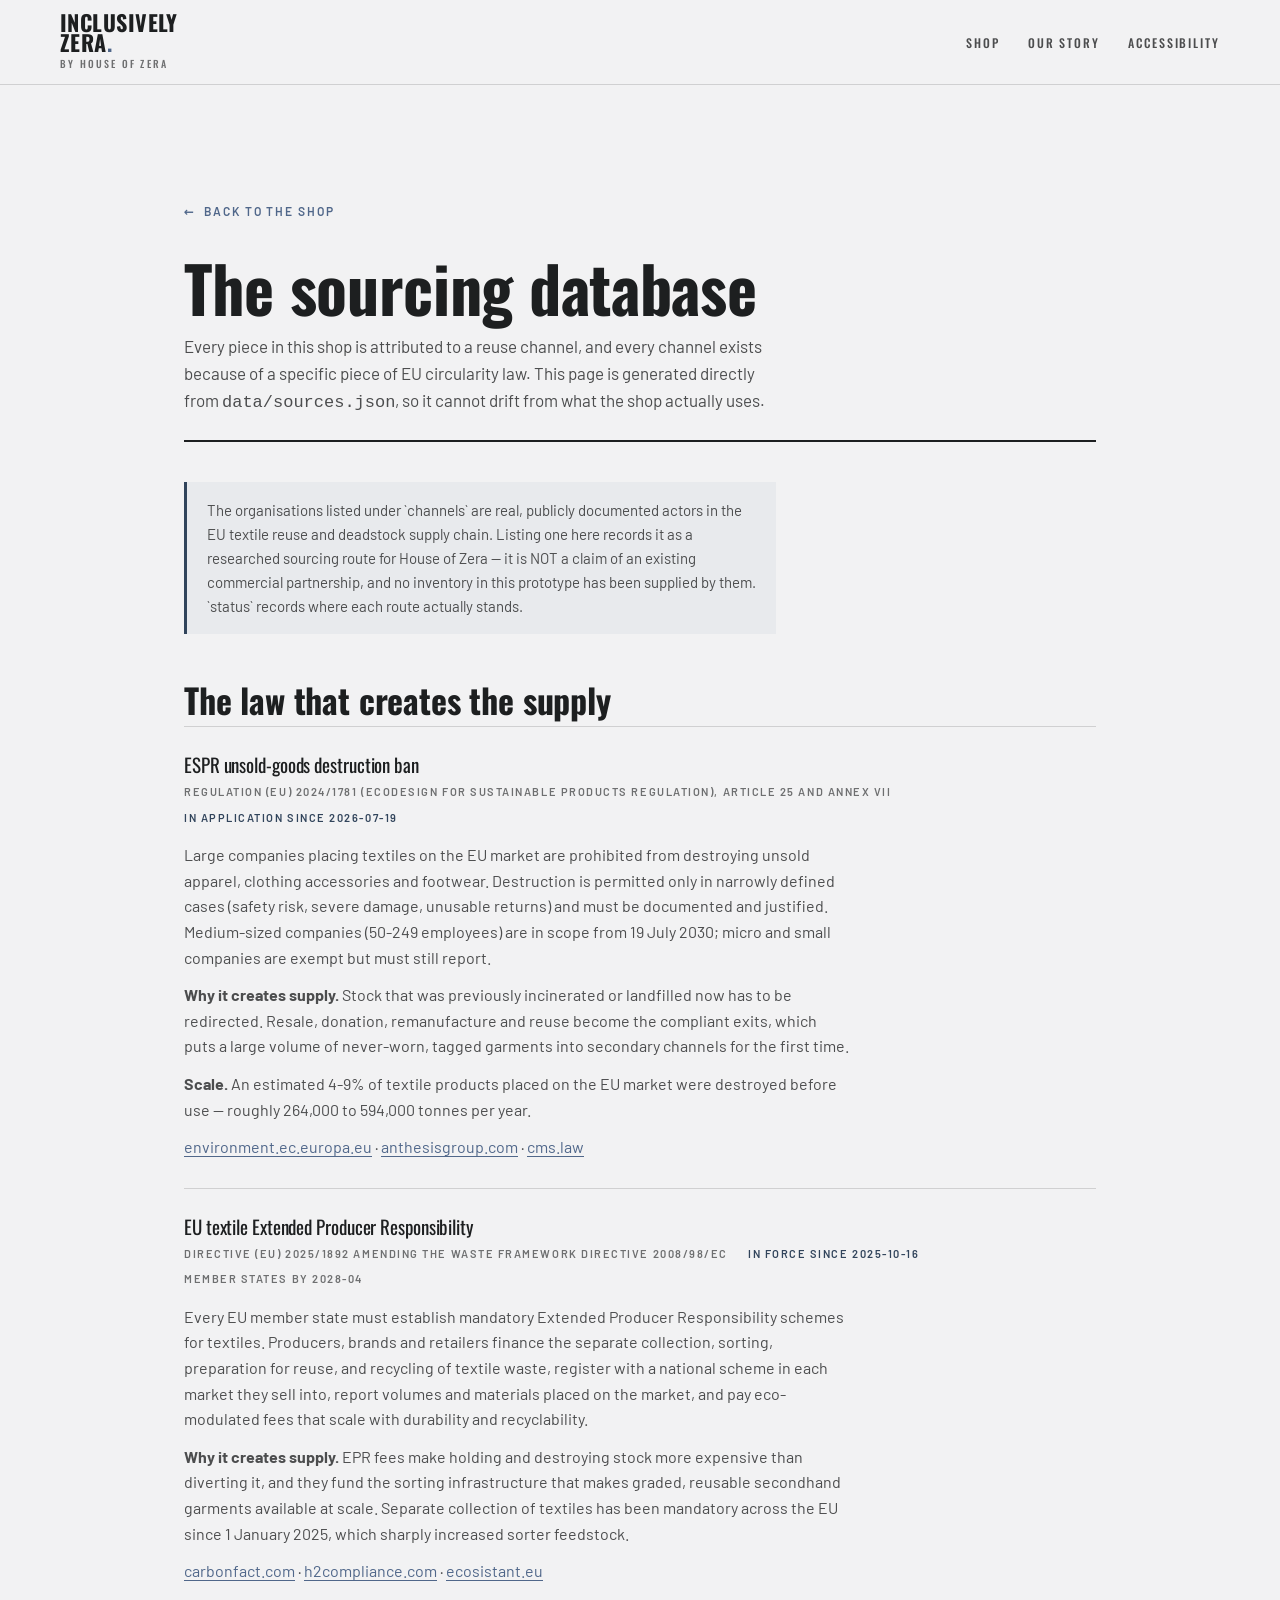
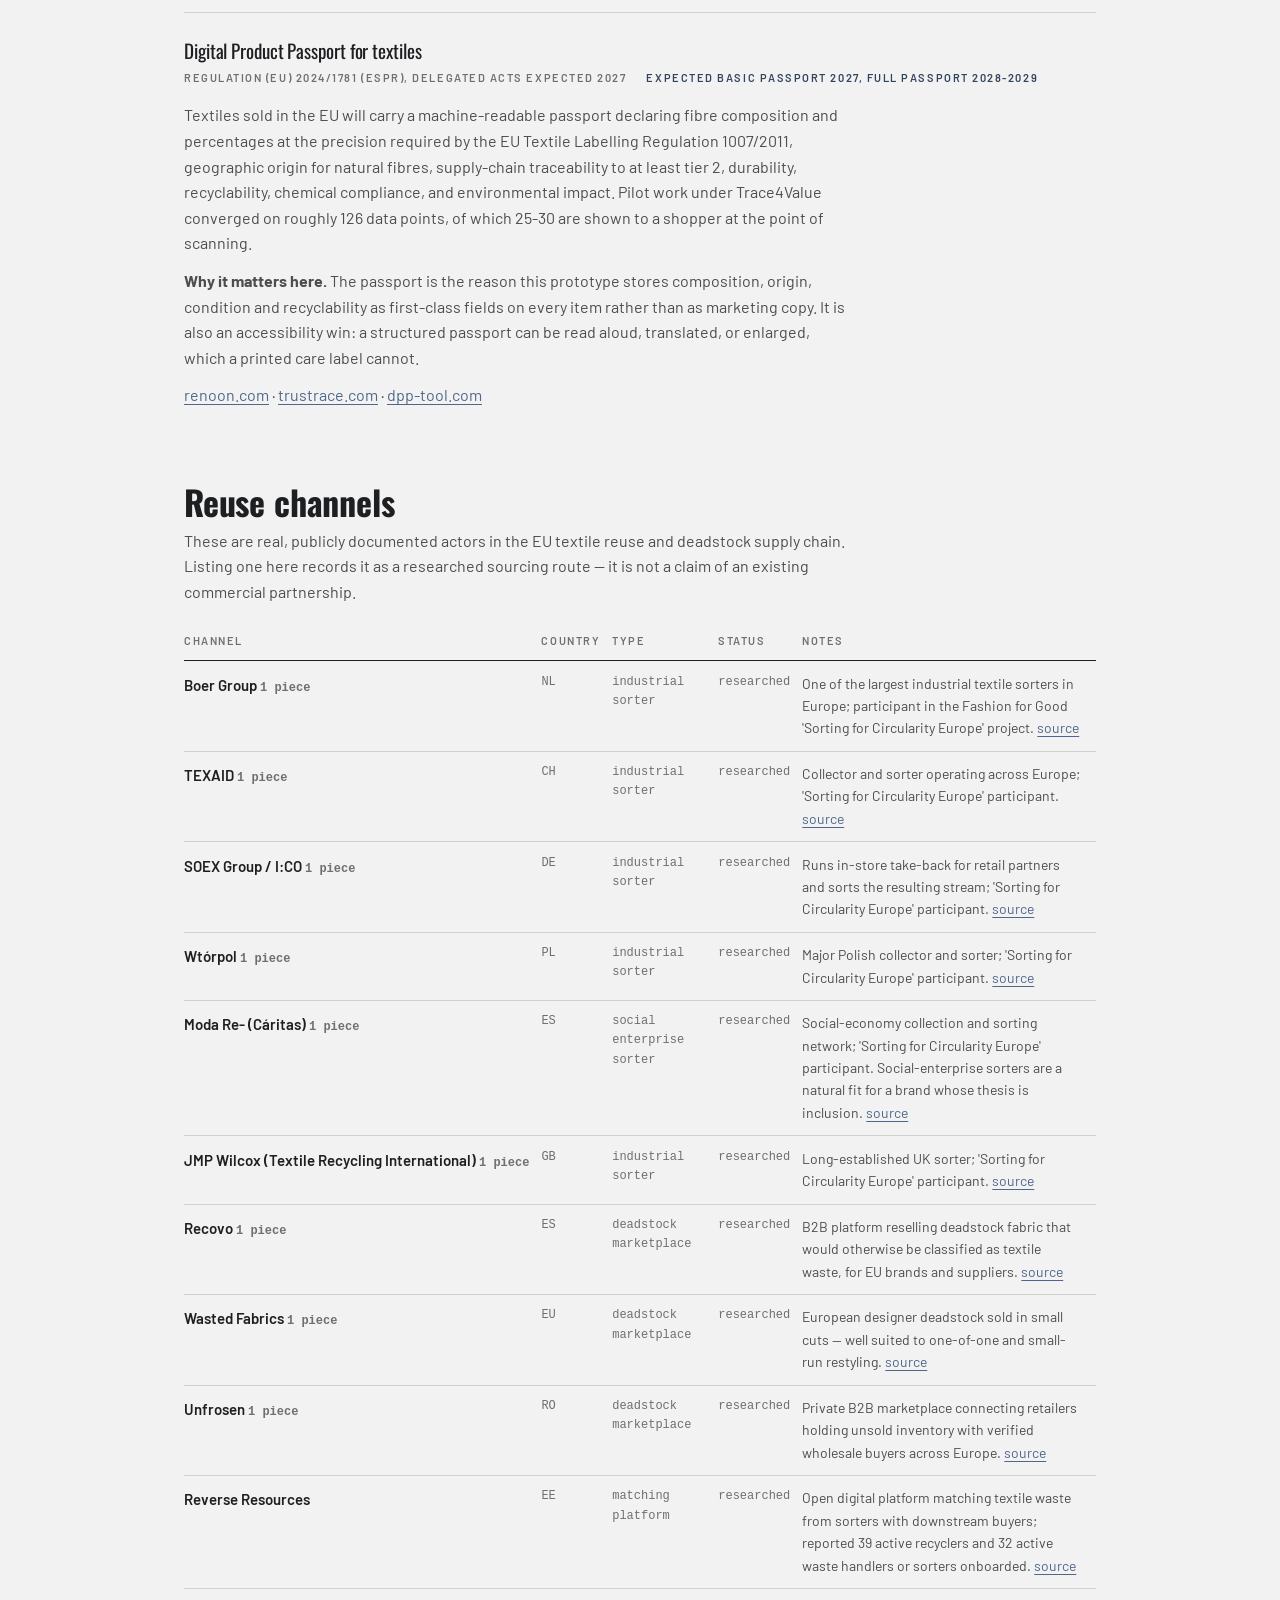
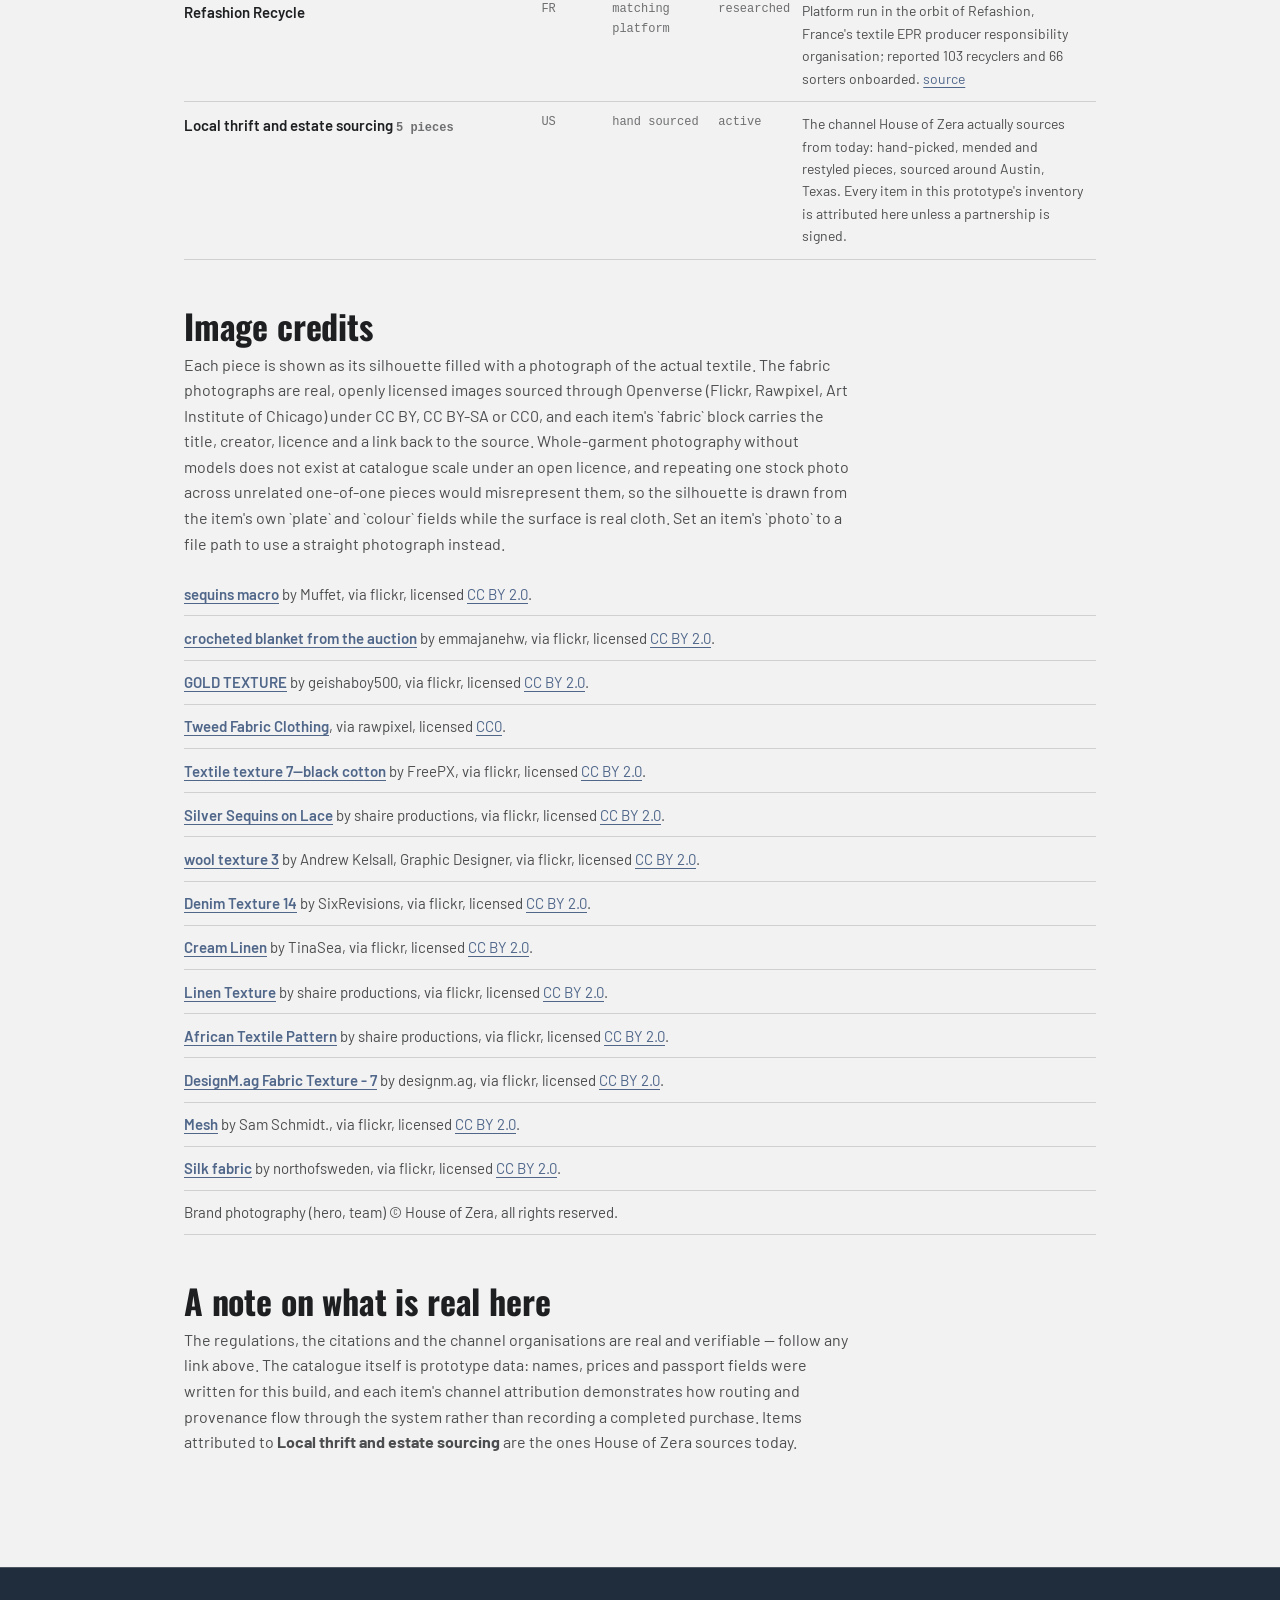
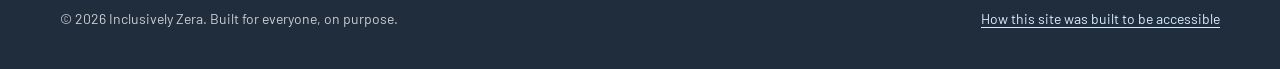
<file: docs/data-sources.html>
<!DOCTYPE html>
<html lang="en">
<head>
<meta charset="UTF-8">
<meta name="viewport" content="width=device-width, initial-scale=1">
<title>Sourcing database — Inclusively Zera</title>
<meta name="description" content="The EU circularity law and the reuse channels behind every piece in the Inclusively Zera prototype, with citations.">
<meta name="color-scheme" content="light dark">
<link rel="preconnect" href="https://fonts.googleapis.com">
<link rel="preconnect" href="https://fonts.gstatic.com" crossorigin>
<link href="https://fonts.googleapis.com/css2?family=Oswald:wght@400;500;600;700&family=Barlow:wght@300;400;500;600;700&display=swap" rel="stylesheet">
<link rel="stylesheet" href="../assets/styles.css">
<link rel="stylesheet" href="../assets/a11y.css">
<style>
  .doc { max-width: 62rem; margin-inline: auto; padding-block: clamp(2.5rem, 6vw, 5rem); }
  .doc-head { border-bottom: 2px solid var(--ink); padding-bottom: 1.5rem; margin-bottom: 2.5rem; }
  .doc h1 {
    font-size: clamp(2.25rem, 5.5vw, 4rem);
    font-weight: 700;
    
    margin-bottom: 0.75rem;
  }
  .doc .lede { font-size: 1.0625rem; color: var(--ink-2); max-width: 60ch; }
  .doc h2 {
    font-size: clamp(1.5rem, 3vw, 2.125rem);
    font-weight: 700;
    
    margin: 3rem 0 0.5rem;
  }
  .doc h3 { font-size: 1.1875rem; font-weight: 400; margin-bottom: 0.4rem; }
  .doc p { max-width: 74ch; color: var(--ink-2); }
  .doc p + p { margin-top: 0.75rem; }

  .note {
    padding: 1rem 1.25rem;
    margin: 1.5rem 0 0;
    border-left: 3px solid var(--sienna);
    background: var(--paper-raised);
    font-size: 0.9375rem;
  }

  .law { border-top: var(--rule-w) solid var(--hair); padding: 1.75rem 0; }
  .law-meta {
    display: flex; flex-wrap: wrap; gap: 0.5rem 1.25rem;
    margin: 0.5rem 0 1rem;
    font-size: 0.6875rem; font-weight: 600;
    letter-spacing: 0.14em; text-transform: uppercase;
    color: var(--slate);
  }
  .law-meta b { color: var(--sienna); font-weight: 600; }

  .chan { border-collapse: collapse; width: 100%; margin-top: 1rem; font-size: 0.9375rem; }
  .chan th, .chan td {
    text-align: left; padding: 0.7rem 0.75rem 0.7rem 0;
    border-bottom: var(--rule-w) solid var(--hair); vertical-align: top;
  }
  .chan th {
    font-size: 0.6875rem; font-weight: 600;
    letter-spacing: 0.14em; text-transform: uppercase;
    color: var(--slate); border-bottom-color: var(--ink);
  }
  .chan td:first-child { font-weight: 600; white-space: nowrap; }
  .chan .cc { font-family: var(--font-mono); font-size: 0.75rem; color: var(--slate); }
  .chan .nt { color: var(--ink-2); font-size: 0.875rem; }
  @media (max-width: 700px) {
    .chan, .chan tbody, .chan tr, .chan td { display: block; width: 100%; }
    .chan thead { display: none; }
    .chan tr { border-bottom: var(--rule-w) solid var(--ink); padding: 0.75rem 0; }
    .chan td { border: 0; padding: 0.15rem 0; }
  }

  .credits { margin-top: 1rem; font-size: 0.9375rem; }
  .credits li {
    padding: 0.6rem 0;
    border-bottom: var(--rule-w) solid var(--hair);
    color: var(--ink-2);
  }
  .credits b { color: var(--ink); font-weight: 600; }

  .back {
    display: inline-flex; align-items: center; gap: 0.5rem;
    font-size: 0.75rem; font-weight: 600;
    letter-spacing: 0.16em; text-transform: uppercase;
    text-decoration: none; margin-bottom: 2rem;
  }
  .back::before { content: "\2190"; }
</style>
</head>
<body>

<a class="skip-link" href="#doc">Skip to main content</a>

<header class="site-header">
  <div class="wrap header-row">
    <div class="logo-block">
      <a class="logo" href="../index.html">Inclusively<br><em>Zera</em></a>
      <p class="logo-subtitle">by House of Zera</p>
    </div>
    <nav class="main-nav" aria-label="Primary">
      <a href="../index.html">Shop</a>
      <a href="../index.html#story">Our story</a>
      <a href="accessibility.html">Accessibility</a>
    </nav>
  </div>
</header>

<main class="wrap doc" id="doc">
  <a class="back" href="../index.html">Back to the shop</a>

  <div class="doc-head">
    <h1>The sourcing database</h1>
    <p class="lede">
      Every piece in this shop is attributed to a reuse channel, and every channel exists because
      of a specific piece of EU circularity law. This page is generated directly from
      <code>data/sources.json</code>, so it cannot drift from what the shop actually uses.
    </p>
  </div>

  <p class="note" id="disclaimer"></p>

  <h2>The law that creates the supply</h2>
  <div id="laws"></div>

  <h2>Reuse channels</h2>
  <p>
    These are real, publicly documented actors in the EU textile reuse and deadstock supply chain.
    Listing one here records it as a researched sourcing route — it is not a claim of an existing
    commercial partnership.
  </p>
  <table class="chan">
    <caption class="sr-only">Researched EU textile reuse channels, with country, type and status</caption>
    <thead>
      <tr>
        <th scope="col">Channel</th>
        <th scope="col">Country</th>
        <th scope="col">Type</th>
        <th scope="col">Status</th>
        <th scope="col">Notes</th>
      </tr>
    </thead>
    <tbody id="channels"></tbody>
  </table>

  <h2>Image credits</h2>
  <p id="image-policy"></p>
  <ul class="credits" id="credits"></ul>

  <h2>A note on what is real here</h2>
  <p>
    The regulations, the citations and the channel organisations are real and verifiable — follow
    any link above. The catalogue itself is prototype data: names, prices and passport fields were
    written for this build, and each item's channel attribution demonstrates how routing and
    provenance flow through the system rather than recording a completed purchase. Items attributed
    to <b>Local thrift and estate sourcing</b> are the ones House of Zera sources today.
  </p>
</main>

<footer>
  <div class="wrap foot-row">
    <p>© 2026 Inclusively Zera. Built for everyone, on purpose.</p>
    <p><a href="accessibility.html">How this site was built to be accessible</a></p>
  </div>
</footer>

<script>
(function () {
  'use strict';

  function esc(s) {
    return String(s == null ? '' : s)
      .replace(/&/g, '&amp;').replace(/</g, '&lt;').replace(/>/g, '&gt;')
      .replace(/"/g, '&quot;').replace(/'/g, '&#39;');
  }

  function host(url) {
    try { return new URL(url).hostname.replace(/^www\./, ''); }
    catch (e) { return url; }
  }

  Promise.all([
    fetch('../data/sources.json').then(function (r) { return r.json(); }),
    fetch('../data/inventory.json').then(function (r) { return r.json(); })
  ]).then(function (res) {
    var src = res[0], inv = res[1];

    document.getElementById('disclaimer').textContent = src.disclaimer;
    document.getElementById('image-policy').textContent = inv.image_policy || '';

    document.getElementById('laws').innerHTML = src.regulations.map(function (r) {
      var when = r.in_application_since
        ? 'In application since ' + r.in_application_since
        : r.in_force_since ? 'In force since ' + r.in_force_since
        : r.expected ? 'Expected ' + r.expected : '';
      return '<article class="law">' +
        '<h3>' + esc(r.short) + '</h3>' +
        '<div class="law-meta">' +
          '<span>' + esc(r.instrument) + '</span>' +
          (when ? '<b>' + esc(when) + '</b>' : '') +
          (r.member_state_deadline ? '<span>Member states by ' + esc(r.member_state_deadline) + '</span>' : '') +
        '</div>' +
        '<p>' + esc(r.summary) + '</p>' +
        (r.why_it_creates_supply ? '<p><b>Why it creates supply.</b> ' + esc(r.why_it_creates_supply) + '</p>' : '') +
        (r.why_it_matters_here ? '<p><b>Why it matters here.</b> ' + esc(r.why_it_matters_here) + '</p>' : '') +
        (r.scale ? '<p><b>Scale.</b> ' + esc(r.scale) + '</p>' : '') +
        '<p>' + r.sources.map(function (u) {
          return '<a href="' + esc(u) + '" rel="noopener">' + esc(host(u)) + '</a>';
        }).join(' &middot; ') + '</p>' +
      '</article>';
    }).join('');

    var used = {};
    inv.items.forEach(function (i) { if (i.sourcing) used[i.sourcing.channel] = (used[i.sourcing.channel] || 0) + 1; });

    document.getElementById('channels').innerHTML = src.channels.map(function (c) {
      var n = used[c.id] || 0;
      return '<tr>' +
        '<td>' + esc(c.name) + (n ? ' <span class="cc">' + n + ' piece' + (n === 1 ? '' : 's') + '</span>' : '') + '</td>' +
        '<td class="cc">' + esc(c.country) + '</td>' +
        '<td class="cc">' + esc(String(c.type).replace(/-/g, ' ')) + '</td>' +
        '<td class="cc">' + esc(c.status) + '</td>' +
        '<td class="nt">' + esc(c.note || '') +
          (c.source ? ' <a href="' + esc(c.source) + '" rel="noopener">source</a>' : '') + '</td>' +
      '</tr>';
    }).join('');

    // One credit line per distinct photograph, as CC BY and BY-SA require.
    var byFile = {};
    inv.items.forEach(function (i) { if (i.fabric) byFile[i.fabric.file] = i.fabric; });
    document.getElementById('credits').innerHTML = Object.keys(byFile).map(function (k) {
      var f = byFile[k];
      return '<li><b><a href="' + esc(f.source_url) + '" rel="noopener nofollow">' + esc(f.title) + '</a></b>' +
        (f.creator ? ' by ' + esc(f.creator) : '') +
        ', via ' + esc(f.source) + ', licensed ' +
        '<a href="' + esc(f.license_url) + '" rel="noopener nofollow license">' + esc(f.license) + '</a>.</li>';
    }).join('') +
    '<li>Brand photography (hero, team) © House of Zera, all rights reserved.</li>';
  }).catch(function (err) {
    document.getElementById('doc').insertAdjacentHTML('beforeend',
      '<p class="note" role="alert">The database could not be loaded (' + esc(err.message) +
      '). This page reads the JSON over HTTP, so serve the folder rather than opening the file directly.</p>');
  });
})();
</script>

</body>
</html>
</file>
<file: assets/styles.css>
/* =============================================================================
   Inclusively Zera — core stylesheet
   -----------------------------------------------------------------------------
   The House of Zera design system, taken from design/House of Zera Home.dc.html:
   Oswald condensed display over Barlow text, slate blue on light grey, zero
   border radius everywhere, hairline rules, numbered section indexes and
   blueprint corner marks.

   The design tokens are the artboard's own names (--ground, --slate-600,
   --ink-navy …). The second block aliases them to the semantic names the
   accessibility layer already uses, so a11y.css and plates.js keep working
   against one palette rather than two.

   Accessibility is load-bearing here, not decoration:
   - nothing is communicated by colour alone (tags carry text, states carry marks)
   - --scale, --user-line-height and --user-letter-spacing are set by a11y.js and
     every type size derives from them
   ============================================================================= */

/* -----------------------------------------------------------------------------
   Tokens — House of Zera design system
   -------------------------------------------------------------------------- */
:root {
  --ground: #F2F2F3;
  --ground-panel: #E8EAED;
  --ground-alt: #EBECEF;
  --ground-blue: #DCECFF;
  --ground-blue-2: #EAF4FF;
  --white: #FFFFFF;

  --ink: #1D1F20;
  --ink-2: #4C4D4E;
  --ink-3: #6E6F70;
  --ink-navy: #202D3C;

  --slate-800: #31445B;
  --slate-600: #50678A;
  --slate-400: #617FA3;
  --slate-600-hover: #44597A;
  --slate-600-active: #3E5273;

  --rule: #D0D0D1;
  --rule-slate: #9FACBC;
  --rule-strong: #B6BDC6;
  --focus: #202D3C;

  --font-display: 'Oswald', 'Archivo Narrow', 'Barlow Condensed', sans-serif;
  --font-text: 'Barlow', 'IBM Plex Sans', system-ui, sans-serif;
  --font-mono: ui-monospace, 'SF Mono', 'SFMono-Regular', Menlo, monospace;

  --max: 1240px;
  --gut: 20px;
  --secpad: 56px;

  /* --- semantic aliases used by a11y.css and plates.js --- */
  --paper: var(--ground);
  --paper-raised: var(--ground-panel);
  --paper-lift: var(--white);
  --bone-deep: var(--ground-alt);
  --ink-invert: var(--white);
  --slate: var(--ink-3);
  --line: var(--rule);
  --line-strong: var(--rule-strong);
  --hair: var(--rule);
  --teal: var(--slate-600);
  --teal-strong: var(--slate-800);
  --teal-deep: var(--ink-navy);
  --teal-wash: var(--ground-blue);
  --sienna: var(--slate-800);
  --sienna-wash: var(--ground-blue-2);

  --scale: 1;
  --user-line-height: 1.6;
  --user-letter-spacing: 0em;
  --font-size-base: 16px;
  --rule-w: 1px;
  --motion-fast: 120ms;
  --motion-slow: 220ms;
  --ease: ease;
}

@media (min-width: 720px) { :root { --gut: 32px; --secpad: 80px; } }
@media (min-width: 1024px) { :root { --gut: 40px; --secpad: 112px; } }

/* High contrast: a deliberately flat, maximum-separation palette. */
[data-contrast="high"] {
  --ground: #FFFFFF;
  --ground-panel: #FFFFFF;
  --ground-alt: #FFFFFF;
  --ground-blue: #D9EAFF;
  --ground-blue-2: #FFFFFF;
  --white: #FFFFFF;
  --ink: #000000;
  --ink-2: #000000;
  --ink-3: #000000;
  --ink-navy: #000000;
  --slate-800: #00214A;
  --slate-600: #00214A;
  --slate-400: #00214A;
  --slate-600-hover: #000000;
  --slate-600-active: #000000;
  --rule: #000000;
  --rule-slate: #000000;
  --rule-strong: #000000;
  --focus: #000000;
  --rule-w: 2px;
}

/* -----------------------------------------------------------------------------
   Fonts
   -------------------------------------------------------------------------- */
@font-face {
  font-family: 'OpenDyslexic';
  font-style: normal;
  font-weight: 400;
  font-display: swap;
  src: url(https://cdn.jsdelivr.net/fontsource/fonts/opendyslexic@5.3.0/latin-400-normal.woff2) format('woff2'),
       url(https://cdn.jsdelivr.net/fontsource/fonts/opendyslexic@5.3.0/latin-400-normal.woff) format('woff');
}
@font-face {
  font-family: 'OpenDyslexic';
  font-style: normal;
  font-weight: 700;
  font-display: swap;
  src: url(https://cdn.jsdelivr.net/fontsource/fonts/opendyslexic@5.3.0/latin-700-normal.woff2) format('woff2'),
       url(https://cdn.jsdelivr.net/fontsource/fonts/opendyslexic@5.3.0/latin-700-normal.woff) format('woff');
}

[data-dyslexia="on"] body,
[data-dyslexia="on"] h1, [data-dyslexia="on"] h2, [data-dyslexia="on"] h3,
[data-dyslexia="on"] .logo, [data-dyslexia="on"] legend,
[data-dyslexia="on"] button, [data-dyslexia="on"] input,
[data-dyslexia="on"] select, [data-dyslexia="on"] textarea,
[data-dyslexia="on"] .btn, [data-dyslexia="on"] .quiz-option {
  font-family: 'OpenDyslexic', 'Barlow', system-ui, sans-serif !important;
  letter-spacing: 0.02em;
  text-transform: none;
}
[data-dyslexia="on"] body { line-height: 1.9; word-spacing: 0.12em; }
[data-dyslexia="on"] p, [data-dyslexia="on"] li { max-width: 62ch; text-align: left; }

/* -----------------------------------------------------------------------------
   Reset and base
   -------------------------------------------------------------------------- */
*, *::before, *::after { box-sizing: border-box; border-radius: 0; }

html {
  font-size: calc(var(--font-size-base) * var(--scale));
  -webkit-text-size-adjust: 100%;
  scroll-behavior: smooth;
  scroll-padding-top: 9rem;
}
@media (prefers-reduced-motion: reduce) { html { scroll-behavior: auto; } }

body {
  margin: 0;
  background: var(--ground);
  color: var(--ink);
  font-family: var(--font-text);
  font-size: 1rem;
  line-height: var(--user-line-height);
  letter-spacing: var(--user-letter-spacing);
  overflow-x: hidden;
}

h1, h2, h3, h4, p, ul, ol, dl, figure, table, fieldset, legend, blockquote { margin: 0; }
ul, ol { padding: 0; list-style: none; }
fieldset { border: 0; padding: 0; min-width: 0; }
img { max-width: 100%; display: block; }

h1, h2, h3 {
  font-family: var(--font-display);
  font-weight: 700;
  line-height: 1.05;
  letter-spacing: -0.005em;
}

a { color: var(--slate-600); text-underline-offset: 3px; text-decoration-thickness: 1px; }
a:hover { color: var(--slate-600-hover); text-decoration-thickness: 2px; }

:focus-visible { outline: 2px solid var(--focus); outline-offset: 2px; }
::selection { background: var(--ground-blue); color: var(--ink); }

button, input, select, textarea { font: inherit; color: inherit; }
button { cursor: pointer; }

.sr-only {
  position: absolute !important;
  width: 1px; height: 1px;
  margin: -1px; padding: 0;
  overflow: hidden;
  clip: rect(0 0 0 0);
  clip-path: inset(50%);
  white-space: nowrap;
  border: 0;
}

.skip-link {
  position: absolute;
  left: 8px;
  top: -56px;
  z-index: 100;
  display: inline-flex;
  align-items: center;
  min-height: 48px;
  padding: 14px 24px;
  background: var(--ink-navy);
  color: var(--white);
  font-family: var(--font-display);
  font-weight: 600;
  font-size: 0.9375rem;
  letter-spacing: 0.04em;
  text-decoration: none;
  transition: top var(--motion-fast) var(--ease);
}
.skip-link:focus { top: 8px; color: var(--white); }

.wrap {
  max-width: var(--max);
  margin: 0 auto;
  padding-left: var(--gut);
  padding-right: var(--gut);
}

/* The tracked micro-label used for every eyebrow, legend and meta line. */
.eyebrow,
.label,
.product-meta,
.filter-group legend,
.filter-label,
.sort-row label,
.quiz-progress-label,
.result-count {
  font-family: var(--font-display);
  font-weight: 600;
  font-size: 0.6875rem;
  letter-spacing: 0.2em;
  text-transform: uppercase;
  line-height: 1.4;
  color: var(--slate-800);
}

/* Blueprint corner marks, straight from the artboard. */
.rm { position: relative; padding: 16px; }
.rm > i { position: absolute; width: 11px; height: 11px; pointer-events: none; }
.rm > i::before, .rm > i::after { content: ""; position: absolute; background: var(--slate-400); }
.rm > i::before { width: 11px; height: 1px; }
.rm > i::after { width: 1px; height: 11px; }
.rm > i.tl { left: 0; top: 0; }      .rm > i.tl::before { left: 0; top: 0; }      .rm > i.tl::after { left: 0; top: 0; }
.rm > i.tr { right: 0; top: 0; }     .rm > i.tr::before { right: 0; top: 0; }     .rm > i.tr::after { right: 0; top: 0; }
.rm > i.bl { left: 0; bottom: 0; }   .rm > i.bl::before { left: 0; bottom: 0; }   .rm > i.bl::after { left: 0; bottom: 0; }
.rm > i.br { right: 0; bottom: 0; }  .rm > i.br::before { right: 0; bottom: 0; }  .rm > i.br::after { right: 0; bottom: 0; }

/* -----------------------------------------------------------------------------
   Header
   -------------------------------------------------------------------------- */
.site-header {
  position: sticky;
  top: 0;
  z-index: 50;
  background: var(--ground);
  border-bottom: 1px solid var(--rule);
}

.header-row {
  display: flex;
  align-items: center;
  justify-content: space-between;
  gap: 16px;
  min-height: 72px;
  padding-block: 12px;
}

.logo-block { display: flex; flex-direction: column; }

.logo {
  font-family: var(--font-display);
  font-weight: 700;
  font-size: 1.375rem;
  line-height: 0.92;
  letter-spacing: 0.02em;
  text-transform: uppercase;
  color: var(--ink);
  text-decoration: none;
}
.logo em { font-style: normal; color: var(--ink); }
.logo em::after { content: "."; color: var(--slate-600); }
.logo:hover { color: var(--ink); }

.logo-subtitle {
  font-family: var(--font-display);
  font-weight: 500;
  font-size: 0.625rem;
  letter-spacing: 0.22em;
  text-transform: uppercase;
  color: var(--ink-3);
  margin-top: 4px;
}

.main-nav { display: flex; gap: 28px; }
.main-nav a {
  position: relative;
  padding-block: 8px;
  font-family: var(--font-display);
  font-weight: 500;
  font-size: 0.75rem;
  letter-spacing: 0.16em;
  text-transform: uppercase;
  color: var(--ink-2);
  text-decoration: none;
}
.main-nav a::after {
  content: "";
  position: absolute;
  left: 0; right: 0; bottom: 0;
  height: 2px;
  background: var(--slate-600);
  transform: scaleX(0);
  transform-origin: left;
  transition: transform var(--motion-fast) var(--ease);
}
.main-nav a:hover { color: var(--ink); }
.main-nav a:hover::after { transform: scaleX(1); }

.header-actions { display: flex; align-items: center; gap: 12px; }

.icon-btn {
  display: inline-flex;
  align-items: center;
  gap: 10px;
  min-height: 48px;
  padding: 14px 24px;
  border: 1px solid var(--rule-strong);
  background: transparent;
  color: var(--ink);
  font-family: var(--font-display);
  font-weight: 600;
  font-size: 0.9375rem;
  letter-spacing: 0.04em;
  transition: background-color var(--motion-fast) var(--ease),
              border-color var(--motion-fast) var(--ease);
}
.icon-btn:hover { border-color: var(--slate-600); background: var(--ground-alt); }

.cart-count {
  display: inline-grid;
  place-items: center;
  min-width: 24px;
  height: 24px;
  padding-inline: 6px;
  background: var(--ink-navy);
  color: var(--white);
  font-family: var(--font-display);
  font-weight: 600;
  font-size: 0.75rem;
  letter-spacing: 0;
}

/* -----------------------------------------------------------------------------
   Accessibility bar
   Not in the artboard, so it is built from the same parts: the navy panel, the
   Oswald micro-caps, the outlined control.
   -------------------------------------------------------------------------- */
.a11y-bar {
  --bar-bg: #202D3C;
  --bar-fg: #FFFFFF;
  background: var(--bar-bg);
  color: var(--bar-fg);
}
[data-contrast="high"] .a11y-bar { --bar-bg: #000; }

.a11y-row {
  display: flex;
  flex-wrap: wrap;
  align-items: center;
  gap: 10px 28px;
  padding-block: 10px;
}

.a11y-group { display: flex; align-items: center; gap: 8px; }

.a11y-group .label {
  font-size: 0.625rem;
  letter-spacing: 0.18em;
  color: color-mix(in srgb, var(--bar-fg) 76%, transparent);
  white-space: nowrap;
}

.a11y-bar button {
  min-width: 40px;
  min-height: 32px;
  padding: 4px 12px;
  border: 1px solid color-mix(in srgb, var(--bar-fg) 38%, transparent);
  background: transparent;
  color: var(--bar-fg);
  font-family: var(--font-display);
  font-weight: 600;
  font-size: 0.75rem;
  letter-spacing: 0.06em;
  transition: background-color var(--motion-fast) var(--ease),
              border-color var(--motion-fast) var(--ease);
}
.a11y-bar button:hover {
  background: color-mix(in srgb, var(--bar-fg) 16%, transparent);
  border-color: var(--bar-fg);
}
.a11y-bar button[aria-pressed="true"] {
  background: var(--bar-fg);
  border-color: var(--bar-fg);
  color: var(--bar-bg);
}
.a11y-bar :focus-visible { outline-color: var(--bar-fg); }

/* -----------------------------------------------------------------------------
   Buttons
   -------------------------------------------------------------------------- */
.btn {
  display: inline-flex;
  align-items: center;
  justify-content: center;
  gap: 8px;
  min-height: 48px;
  min-width: 48px;
  padding: 16px 32px;
  border: 1px solid transparent;
  font-family: var(--font-display);
  font-weight: 600;
  font-size: 0.9375rem;
  line-height: 1;
  letter-spacing: 0.04em;
  text-decoration: none;
  text-align: center;
  transition: background-color var(--motion-fast) var(--ease),
              border-color var(--motion-fast) var(--ease),
              color var(--motion-fast) var(--ease);
}

.btn-primary { background: var(--slate-600); color: var(--white); }
.btn-primary:hover { background: var(--slate-600-hover); color: var(--white); }
.btn-primary:active { background: var(--slate-600-active); }

.btn-secondary { background: transparent; color: var(--ink); border-color: var(--rule-strong); }
.btn-secondary:hover { border-color: var(--slate-600); background: var(--ground-alt); color: var(--ink); }

.btn:disabled { opacity: 0.4; cursor: not-allowed; }
.btn:disabled:hover { background: transparent; border-color: var(--rule-strong); }

/* -----------------------------------------------------------------------------
   Hero
   -------------------------------------------------------------------------- */
.hero {
  display: grid;
  grid-template-columns: minmax(0, 1fr);
  gap: 48px;
  align-items: start;
  max-width: var(--max);
  margin: 0 auto;
  padding: var(--secpad) var(--gut);
  border-bottom: 1px solid var(--rule);
}
@media (min-width: 1024px) { .hero { grid-template-columns: 7fr 5fr; gap: 40px; } }

.hero-copy { display: flex; flex-direction: column; gap: 24px; }

.hero .eyebrow { display: flex; align-items: center; gap: 24px; }
.hero .eyebrow::before {
  content: "";
  width: 48px;
  height: 1px;
  flex: none;
  background: var(--rule-slate);
}

.hero h1 {
  font-family: var(--font-display);
  font-weight: 700;
  font-size: clamp(2.25rem, 6vw, 4.75rem);
  line-height: 1.02;
  letter-spacing: -0.015em;
  max-width: 18ch;
}
.hero h1 em { font-style: normal; color: var(--slate-800); }

.hero .lede {
  font-size: 1.25rem;
  line-height: 1.55;
  color: var(--ink-2);
  max-width: 52ch;
}

.hero-ctas { display: flex; flex-wrap: wrap; gap: 12px; }

/* Framed like the artboard's image plate: blue ground, slate rule, 4px reveal. */
.hero-media {
  background: var(--ground-blue);
  border: 1px solid var(--rule-slate);
  padding: 4px;
  aspect-ratio: 4 / 5;
  overflow: hidden;
}
.hero-media img { width: 100%; height: 100%; object-fit: cover; }

/* -----------------------------------------------------------------------------
   Quiz
   -------------------------------------------------------------------------- */
main.wrap { padding-top: var(--secpad); padding-bottom: var(--secpad); }

.quiz-wrap { max-width: 800px; }

.quiz-intro { margin-bottom: 36px; }
.quiz-intro h2 { font-size: clamp(1.875rem, 4vw, 2.75rem); max-width: 20ch; }
.quiz-intro p { font-size: 1.25rem; line-height: 1.55; color: var(--ink-2); max-width: 60ch; margin-top: 16px; }

/* Segmented progress, one bar per question. */
.quiz-progress { margin-bottom: 28px; }
.quiz-progress-track {
  display: flex;
  gap: 6px;
  height: 2px;
  background: none;
}
.quiz-progress-fill {
  height: 2px;
  background: var(--slate-600);
  transition: width var(--motion-slow) var(--ease);
}
.quiz-progress-track::after {
  content: "";
  flex: 1;
  height: 2px;
  background: var(--rule-strong);
}
.quiz-progress-label { margin-top: 16px; color: var(--slate-800); }

.quiz-card { border-top: 2px solid var(--slate-600); padding-top: 36px; }

.quiz-card fieldset { transition: opacity var(--motion-slow) var(--ease); }
.quiz-card fieldset.quiz-invisible { opacity: 0; }

.quiz-card legend {
  display: block;
  width: 100%;
  font-family: var(--font-display);
  font-weight: 700;
  font-size: clamp(1.5rem, 3.5vw, 2.25rem);
  line-height: 1.05;
  letter-spacing: -0.005em;
  max-width: 24ch;
  scroll-margin-top: 9rem;
}

.quiz-hint { font-size: 0.875rem; color: var(--ink-2); margin-top: 12px; }

.quiz-options {
  display: grid;
  grid-template-columns: minmax(0, 1fr);
  gap: 12px;
  margin-top: 36px;
}
@media (min-width: 720px) { .quiz-options { grid-template-columns: repeat(2, minmax(0, 1fr)); } }

.quiz-option {
  position: relative;
  display: flex;
  align-items: center;
  gap: 16px;
  min-height: 64px;
  padding: 16px 20px;
  background: var(--white);
  border: 1px solid var(--rule-strong);
  cursor: pointer;
  font-family: var(--font-display);
  font-weight: 600;
  font-size: 1.0625rem;
  line-height: 1.2;
  letter-spacing: 0.02em;
  color: var(--ink);
  transition: background-color var(--motion-fast) var(--ease),
              border-color var(--motion-fast) var(--ease),
              color var(--motion-fast) var(--ease);
}
.quiz-option:hover { border-color: var(--slate-600); background: var(--ground-alt); }

/* The native control stays in the tree; the square beside it is the visible
   state, and it carries a tick, not just a colour. */
.quiz-option input {
  position: absolute;
  opacity: 0;
  width: 1px;
  height: 1px;
}
.quiz-option-label { display: flex; align-items: center; gap: 16px; }
.quiz-option-label::before {
  content: "";
  flex: 0 0 22px;
  width: 22px;
  height: 22px;
  border: 1px solid var(--rule-strong);
  background: var(--white);
  background-repeat: no-repeat;
  background-position: center;
  background-size: 13px;
  transition: background-color var(--motion-fast) var(--ease),
              border-color var(--motion-fast) var(--ease);
}
.quiz-option:has(input:checked) {
  background: var(--slate-600);
  border-color: var(--slate-600);
  color: var(--white);
}
.quiz-option:has(input:checked) .quiz-option-label::before {
  background-color: var(--white);
  border-color: var(--white);
  background-image: url("data:image/svg+xml,%3Csvg xmlns='http://www.w3.org/2000/svg' viewBox='0 0 16 16'%3E%3Cpath d='M2 8.6l4 4L14 3.6' fill='none' stroke='%2331445B' stroke-width='2.6' stroke-linecap='round' stroke-linejoin='round'/%3E%3C/svg%3E");
}
.quiz-option:has(input:focus-visible) { outline: 2px solid var(--focus); outline-offset: 2px; }

.quiz-error {
  margin-top: 20px;
  padding: 14px 18px;
  border-left: 3px solid var(--ink-navy);
  background: var(--ground-blue-2);
  color: var(--ink-navy);
  font-size: 0.9375rem;
}

.quiz-nav { display: flex; flex-wrap: wrap; gap: 12px; margin-top: 36px; }
.quiz-nav .btn { min-width: 160px; }
.quiz-nav #quiz-back { order: -1; }

.quiz-skip { margin-top: 24px; }
.quiz-skip button {
  border: 0;
  background: transparent;
  color: var(--ink-2);
  font-family: var(--font-text);
  font-weight: 500;
  font-size: 1rem;
  letter-spacing: 0.02em;
  text-decoration: underline;
  text-underline-offset: 3px;
  padding: 14px 12px;
  min-height: 48px;
}
.quiz-skip button:hover { color: var(--ink); }

/* -----------------------------------------------------------------------------
   Shop
   -------------------------------------------------------------------------- */
.shop-head { margin-bottom: 40px; }

/* The artboard's numbered section index: label, then a rule to the margin. */
.shop-head-inner {
  display: flex;
  flex-wrap: wrap;
  align-items: flex-end;
  justify-content: space-between;
  gap: 20px;
  padding-bottom: 20px;
  border-bottom: 2px solid var(--slate-600);
}
.shop-head h2 { font-size: clamp(1.875rem, 4vw, 2.75rem); scroll-margin-top: 9rem; }
.result-count { margin-top: 12px; }

.sort-row { display: flex; align-items: center; gap: 12px; }
.sort-row label { white-space: nowrap; }
.sort-row select {
  min-height: 48px;
  padding: 12px;
  border: 1px solid var(--rule-strong);
  background: var(--white);
  font-family: var(--font-text);
  font-size: 1rem;
  color: var(--ink);
}
.sort-row select:focus-visible { border-color: var(--slate-600); }

.shop-grid {
  display: grid;
  grid-template-columns: minmax(0, 1fr);
  gap: 48px;
  align-items: start;
}
@media (min-width: 1024px) { .shop-grid { grid-template-columns: minmax(0, 260px) minmax(0, 1fr); gap: 48px; } }

.shop-grid aside { position: sticky; top: 152px; }
@media (max-width: 1023px) { .shop-grid aside { position: static; } }

.filter-group { margin-bottom: 36px; }
.filter-group legend,
.filter-label {
  display: block;
  width: 100%;
  padding-bottom: 12px;
  margin-bottom: 12px;
  border-bottom: 1px solid var(--rule-slate);
}

.check-row {
  display: flex;
  align-items: center;
  gap: 12px;
  min-height: 48px;
  padding: 6px 0;
  cursor: pointer;
  font-size: 1rem;
  color: var(--ink);
}
.check-row:hover { color: var(--slate-600-hover); }
.check-row input {
  appearance: none;
  -webkit-appearance: none;
  flex: none;
  width: 22px;
  height: 22px;
  margin: 0;
  border: 1px solid var(--rule-strong);
  background: var(--white);
  background-repeat: no-repeat;
  background-position: center;
  background-size: 13px;
  transition: background-color var(--motion-fast) var(--ease),
              border-color var(--motion-fast) var(--ease);
}
.check-row input:checked {
  background-color: var(--slate-600);
  border-color: var(--slate-600);
  background-image: url("data:image/svg+xml,%3Csvg xmlns='http://www.w3.org/2000/svg' viewBox='0 0 16 16'%3E%3Cpath d='M2 8.6l4 4L14 3.6' fill='none' stroke='%23FFFFFF' stroke-width='2.6' stroke-linecap='round' stroke-linejoin='round'/%3E%3C/svg%3E");
}
.check-row:has(input:checked) { font-weight: 600; }

.quiz-summary {
  padding: 20px;
  margin-bottom: 24px;
  background: var(--ground-blue-2);
  border: 1px solid var(--rule-slate);
  font-size: 0.875rem;
  line-height: 1.55;
  color: var(--ink-2);
}
.quiz-summary strong {
  font-family: var(--font-display);
  font-weight: 600;
  font-size: 0.6875rem;
  letter-spacing: 0.16em;
  text-transform: uppercase;
  color: var(--slate-800);
}

/* --- catalogue --- */
.product-grid {
  display: grid;
  grid-template-columns: minmax(0, 1fr);
  gap: 48px 32px;
}
@media (min-width: 720px) { .product-grid { grid-template-columns: repeat(2, minmax(0, 1fr)); } }
@media (min-width: 1240px) { .product-grid { grid-template-columns: repeat(3, minmax(0, 1fr)); } }

.product-card { display: flex; flex-direction: column; gap: 12px; height: 100%; }

/* The artboard's image plate: blue ground, slate rule, 4px reveal. */
.product-media {
  position: relative;
  display: block;
  aspect-ratio: 4 / 5;
  padding: 4px;
  background: var(--ground-blue);
  border: 1px solid var(--rule-slate);
  overflow: hidden;
}
.product-media img { width: 100%; height: 100%; object-fit: cover; }

.product-tag {
  position: absolute;
  right: 4px;
  bottom: 4px;
  z-index: 2;
  display: inline-flex;
  align-items: center;
  min-height: 28px;
  padding: 4px 10px;
  background: var(--ink-navy);
  border: 1px solid var(--ink-navy);
  color: var(--white);
  font-family: var(--font-display);
  font-weight: 600;
  font-size: 0.6875rem;
  letter-spacing: 0.12em;
  text-transform: uppercase;
}

.product-info { display: flex; flex-direction: column; gap: 8px; flex: 1; }

.product-info h3 {
  font-family: var(--font-display);
  font-weight: 600;
  font-size: 1.3125rem;
  line-height: 1.2;
  letter-spacing: 0;
}

.product-meta { color: var(--ink-3); }

.product-price {
  font-family: var(--font-display);
  font-weight: 600;
  font-size: 1.125rem;
  color: var(--ink);
  font-variant-numeric: tabular-nums;
}

.match-list { display: flex; flex-wrap: wrap; gap: 6px; }
.match-pill {
  display: inline-flex;
  align-items: center;
  min-height: 28px;
  padding: 4px 10px;
  border: 1px solid var(--slate-400);
  background: var(--white);
  color: var(--slate-800);
  font-size: 0.75rem;
}
.match-note { font-size: 0.875rem; color: var(--ink-3); }

.product-actions { display: flex; flex-wrap: nowrap; gap: 8px; margin-top: auto; padding-top: 12px; }

.btn-add {
  flex: 1 1 auto;
  min-height: 48px;
  padding: 14px 20px;
  border: 1px solid var(--slate-600);
  background: var(--slate-600);
  color: var(--white);
  font-family: var(--font-display);
  font-weight: 600;
  font-size: 0.9375rem;
  letter-spacing: 0.04em;
  white-space: nowrap;
  transition: background-color var(--motion-fast) var(--ease);
}
.btn-add:hover { background: var(--slate-600-hover); border-color: var(--slate-600-hover); }
.a-letter { display: inline; }

/* -----------------------------------------------------------------------------
   Story
   -------------------------------------------------------------------------- */
.brand-credit {
  background: var(--ink-navy);
  color: var(--white);
  padding-block: var(--secpad);
}
.brand-credit .story-row > [aria-hidden] { display: none; }
.brand-credit h2 {
  font-size: clamp(1.875rem, 4vw, 2.75rem);
  color: var(--white);
  max-width: 24ch;
}
.brand-credit h2 em { font-style: normal; color: var(--ground-blue); }
.brand-credit p {
  font-size: 1.0625rem;
  line-height: 1.6;
  color: color-mix(in srgb, var(--white) 82%, transparent);
  max-width: 68ch;
  margin-top: 16px;
}
.brand-credit a { color: var(--ground-blue); }
.brand-credit hr {
  border: 0;
  border-top: 1px solid color-mix(in srgb, var(--white) 26%, transparent);
  width: 100% !important;
  margin: 48px 0 !important;
}
.align-text { max-width: 68ch; }
.t-letter { font-family: var(--font-display); font-weight: 700; }

/* -----------------------------------------------------------------------------
   Footer
   -------------------------------------------------------------------------- */
footer {
  background: var(--ink-navy);
  color: color-mix(in srgb, var(--white) 76%, transparent);
  padding-block: 40px;
  border-top: 1px solid color-mix(in srgb, var(--white) 20%, transparent);
}
.foot-row {
  display: flex;
  flex-wrap: wrap;
  align-items: center;
  justify-content: space-between;
  gap: 16px;
  font-size: 0.875rem;
}
footer a { color: var(--ground-blue); }
footer a:hover { color: var(--white); }

/* -----------------------------------------------------------------------------
   Overlays, drawer, modals
   -------------------------------------------------------------------------- */
.overlay,
.size-overlay {
  position: fixed;
  inset: 0;
  z-index: 55;
  background: rgba(32, 45, 60, 0.55);
  opacity: 0;
  visibility: hidden;
  transition: opacity var(--motion-slow) var(--ease), visibility var(--motion-slow) var(--ease);
}
.overlay.open,
.size-overlay.open { opacity: 1; visibility: visible; }

.cart-drawer {
  position: fixed;
  top: 0;
  right: 0;
  z-index: 60;
  width: min(420px, 100vw);
  height: 100dvh;
  display: flex;
  flex-direction: column;
  background: var(--ground);
  border-left: 1px solid var(--rule-strong);
  transform: translateX(100%);
  transition: transform var(--motion-slow) var(--ease);
}
.cart-drawer.open { transform: none; }

.cart-head {
  display: flex;
  align-items: center;
  justify-content: space-between;
  gap: 16px;
  padding: 20px var(--gut);
  background: var(--ink-navy);
  color: var(--white);
}
.cart-head h2 {
  font-family: var(--font-display);
  font-weight: 600;
  font-size: 1.3125rem;
  color: var(--white);
}

.cart-close {
  display: grid;
  place-items: center;
  width: 48px;
  height: 48px;
  border: 1px solid transparent;
  background: none;
  color: inherit;
  font-size: 1.125rem;
  line-height: 1;
}
.cart-close:hover { border-color: currentColor; }

.cart-body { flex: 1; overflow-y: auto; overscroll-behavior: contain; padding: 20px var(--gut); }
.cart-empty { color: var(--ink-2); }

.cart-item {
  display: grid;
  grid-template-columns: 72px 1fr;
  gap: 16px;
  padding-bottom: 20px;
  margin-bottom: 20px;
  border-bottom: 1px solid var(--rule);
}
.cart-item img {
  aspect-ratio: 4 / 5;
  object-fit: cover;
  border: 1px solid var(--rule-slate);
}
.cart-item-info h3 { font-family: var(--font-display); font-weight: 600; font-size: 1rem; line-height: 1.25; }

.qty-row { display: flex; align-items: center; gap: 8px; margin-top: 12px; }
.qty-row span {
  font-family: var(--font-display);
  font-weight: 600;
  font-variant-numeric: tabular-nums;
  min-width: 24px;
  text-align: center;
}
.qty-btn {
  width: 40px;
  height: 40px;
  border: 1px solid var(--rule-strong);
  background: var(--white);
  line-height: 1;
}
.qty-btn:hover { border-color: var(--slate-600); background: var(--ground-alt); }

.remove-btn {
  margin-top: 10px;
  padding: 6px 0;
  border: 0;
  background: none;
  color: var(--ink-2);
  font-size: 0.875rem;
  text-decoration: underline;
  text-underline-offset: 3px;
}
.remove-btn:hover { color: var(--ink); }

.cart-foot { padding: 20px var(--gut); border-top: 1px solid var(--rule-strong); background: var(--ground-panel); }
.cart-total-row {
  display: flex;
  justify-content: space-between;
  align-items: baseline;
  margin-bottom: 16px;
  font-family: var(--font-display);
  font-weight: 600;
  font-size: 0.75rem;
  letter-spacing: 0.16em;
  text-transform: uppercase;
}
.cart-total-row span:last-child {
  font-size: 1.5rem;
  letter-spacing: 0;
  text-transform: none;
  font-variant-numeric: tabular-nums;
}

.btn-checkout {
  width: 100%;
  min-height: 56px;
  border: 1px solid var(--slate-600);
  background: var(--slate-600);
  color: var(--white);
  font-family: var(--font-display);
  font-weight: 600;
  font-size: 0.9375rem;
  letter-spacing: 0.04em;
  transition: background-color var(--motion-fast) var(--ease);
}
.btn-checkout:hover { background: var(--slate-600-hover); border-color: var(--slate-600-hover); }

.size-modal {
  position: fixed;
  top: 50%;
  left: 50%;
  transform: translate(-50%, -50%);
  z-index: 60;
  width: min(520px, 94vw);
  max-height: 88dvh;
  display: flex;
  flex-direction: column;
  background: var(--ground);
  border: 1px solid var(--rule-strong);
}
.size-modal[hidden] { display: none; }
.size-modal-body { overflow-y: auto; overscroll-behavior: contain; padding: 24px var(--gut); }
.product-name { font-family: var(--font-display); font-weight: 600; font-size: 1.3125rem; margin-bottom: 16px; }

/* Tables follow the artboard: navy header, tracked caps, hairline rows. */
.size-modal table { width: 100%; border-collapse: collapse; text-align: left; }
.size-modal thead th {
  background: var(--ink-navy);
  color: var(--white);
  font-family: var(--font-display);
  font-weight: 600;
  font-size: 0.75rem;
  line-height: 1;
  letter-spacing: 0.16em;
  text-transform: uppercase;
  padding: 14px 16px !important;
  border: 0 !important;
}
.size-modal tbody td {
  padding: 14px 16px !important;
  border-bottom: 1px solid var(--rule) !important;
  font-variant-numeric: tabular-nums;
  color: var(--ink-2);
}
.size-modal tbody tr:hover { background: var(--ground-alt); }

/* -----------------------------------------------------------------------------
   Scroll-in
   -------------------------------------------------------------------------- */
.fade-item {
  opacity: 0;
  transform: translateY(8px);
  transition: opacity 200ms var(--ease), transform 200ms var(--ease);
}
.fade-item.fade-in { opacity: 1; transform: none; }
@media (prefers-reduced-motion: reduce) {
  .fade-item { opacity: 1 !important; transform: none !important; transition: none; }
}

/* -----------------------------------------------------------------------------
   Small screens
   -------------------------------------------------------------------------- */
@media (max-width: 860px) {
  .header-row { flex-wrap: wrap; gap: 12px 16px; }
  .main-nav { order: 3; width: 100%; justify-content: flex-start; gap: 20px; padding-top: 8px; border-top: 1px solid var(--rule); }
  .quiz-nav .btn { flex: 1 1 auto; min-width: 0; }
}
</file>
<file: assets/a11y.css>
/* =============================================================================
   Inclusively Zera — accessibility layer styles
   Loaded after styles.css. Holds the accessibility panel, the audio guide, the
   product passport, and every visual change a preference can make.
   ============================================================================= */

/* -----------------------------------------------------------------------------
   Preference-driven typography
   Set as custom properties by a11y.js so nothing writes inline styles to nodes.
   -------------------------------------------------------------------------- */
body,
.body, p, li, dd, dt, .deck {
  line-height: var(--user-line-height);
  letter-spacing: var(--user-letter-spacing);
}

/* Underline every link on request — never colour alone. */
[data-underline="on"] a { text-decoration: underline !important; text-underline-offset: 3px; }

/* A focus ring that survives a bright screen or low vision. */
[data-bold-focus="on"] :focus-visible {
  outline: 4px solid #0B57D0 !important;
  outline-offset: 3px !important;
  box-shadow: 0 0 0 3px #fff, 0 0 0 8px rgba(11, 87, 208, 0.3) !important;
}

/* Meet the 44–48px target guidance without redrawing the page. */
[data-large-targets="on"] button,
[data-large-targets="on"] .btn,
[data-large-targets="on"] select,
[data-large-targets="on"] input[type="checkbox"],
[data-large-targets="on"] input[type="radio"],
[data-large-targets="on"] .check-row,
[data-large-targets="on"] .quiz-option {
  min-height: 48px;
}
[data-large-targets="on"] input[type="checkbox"],
[data-large-targets="on"] input[type="radio"] { width: 26px; height: 26px; }
[data-large-targets="on"] .check-row,
[data-large-targets="on"] .quiz-option { padding-block: 0.65rem; }
[data-large-targets="on"] .product-actions { gap: 0.7rem; }
[data-large-targets="on"] .a11y-row { gap: 1.25rem 1.5rem; }

/* Reduced motion is a hard stop, not a suggestion. */
[data-motion="reduced"] *,
[data-motion="reduced"] *::before,
[data-motion="reduced"] *::after {
  animation-duration: 1ms !important;
  animation-iteration-count: 1 !important;
  transition-duration: 1ms !important;
  scroll-behavior: auto !important;
}
[data-motion="reduced"] .fade-item { opacity: 1 !important; transform: none !important; }

/* -----------------------------------------------------------------------------
   Dark theme
   The base sheet was written light-first, so this remaps its tokens rather than
   restating every rule.
   -------------------------------------------------------------------------- */
[data-theme="dark"] {
  --ground: #14171A;
  --ground-panel: #1C2025;
  --ground-alt: #23282E;
  --ground-blue: #22303F;
  --ground-blue-2: #1A222C;
  --white: #1C2025;

  --ink: #E8EAEC;
  --ink-2: #B6BCC2;
  --ink-3: #8E959C;
  --ink-navy: #0D1319;

  --slate-800: #A9C0DC;
  --slate-600: #7E9CC0;
  --slate-400: #6B87A8;
  --slate-600-hover: #98B2D0;
  --slate-600-active: #B4C8E0;

  --rule: #333A41;
  --rule-slate: #4A5866;
  --rule-strong: #4F565E;
  --focus: #A9C0DC;
  color-scheme: dark;
}
[data-theme="dark"] body { background: var(--ground); color: var(--ink); }
[data-theme="dark"] .site-header { background: var(--ground); }
[data-theme="dark"] .a11y-bar { --bar-bg: #0D1319; }
[data-theme="dark"] .brand-credit,
[data-theme="dark"] footer { background: #0D1319; }
/* The slate ramp inverts in dark, so filled controls need dark text on it. */
[data-theme="dark"] .btn-primary,
[data-theme="dark"] .btn-add,
[data-theme="dark"] .btn-checkout,
[data-theme="dark"] .quiz-option:has(input:checked),
[data-theme="dark"] .seg button[aria-checked="true"],
[data-theme="dark"] .switch[aria-checked="true"] .switch-text,
[data-theme="dark"] .audio-btn-main { color: #10151A; }
[data-theme="dark"] .cart-count,
[data-theme="dark"] .product-tag { background: var(--slate-600); border-color: var(--slate-600); color: #10151A; }
[data-theme="dark"] .cart-head { background: #0D1319; }
[data-theme="dark"] .cart-head h2,
[data-theme="dark"] .brand-credit h2 { color: var(--ink); }
[data-theme="dark"] .quiz-option:has(input:checked) .quiz-option-label::before {
  background-image: url("data:image/svg+xml,%3Csvg xmlns='http://www.w3.org/2000/svg' viewBox='0 0 16 16'%3E%3Cpath d='M2 8.6l4 4L14 3.6' fill='none' stroke='%2310151A' stroke-width='2.6' stroke-linecap='round' stroke-linejoin='round'/%3E%3C/svg%3E");
}
[data-theme="dark"] .check-row input:checked {
  background-image: url("data:image/svg+xml,%3Csvg xmlns='http://www.w3.org/2000/svg' viewBox='0 0 16 16'%3E%3Cpath d='M2 8.6l4 4L14 3.6' fill='none' stroke='%2310151A' stroke-width='2.6' stroke-linecap='round' stroke-linejoin='round'/%3E%3C/svg%3E");
}

/* -----------------------------------------------------------------------------
   Reading ruler
   Four fixed panels rather than one giant box-shadow, so it stays cheap to
   repaint on pointer move.
   -------------------------------------------------------------------------- */
.reading-ruler {
  position: fixed;
  inset: 0;
  z-index: 40;
  pointer-events: none;
  --ruler-y: 50vh;
  --ruler-h: 96px;
  background:
    linear-gradient(
      to bottom,
      rgba(10, 12, 14, 0.55) 0,
      rgba(10, 12, 14, 0.55) calc(var(--ruler-y) - var(--ruler-h) / 2),
      transparent          calc(var(--ruler-y) - var(--ruler-h) / 2),
      transparent          calc(var(--ruler-y) + var(--ruler-h) / 2),
      rgba(10, 12, 14, 0.55) calc(var(--ruler-y) + var(--ruler-h) / 2),
      rgba(10, 12, 14, 0.55) 100%
    );
}

/* -----------------------------------------------------------------------------
   Currently-being-spoken highlight
   -------------------------------------------------------------------------- */
.is-speaking {
  background: var(--ground-blue);
  box-shadow: 0 0 0 3px var(--ground-blue);
}
[data-contrast="high"] .is-speaking { background: #ffe680; box-shadow: 0 0 0 3px #ffe680; }

/* -----------------------------------------------------------------------------
   Header: the "all settings" trigger
   -------------------------------------------------------------------------- */
.a11y-group-end { margin-left: auto; }

.a11y-open {
  display: inline-flex;
  align-items: center;
  gap: 0.5rem;
  min-height: 32px;
  padding: 4px 14px;
  border: 1px solid color-mix(in srgb, var(--bar-fg) 42%, transparent);
  background: transparent;
  color: var(--bar-fg);
  font-family: var(--font-display);
  font-size: 0.6875rem;
  font-weight: 600;
  letter-spacing: 0.16em;
  text-transform: uppercase;
  cursor: pointer;
  transition: background-color 120ms ease, border-color 120ms ease;
}
.a11y-open:hover { background: var(--bar-fg); border-color: var(--bar-fg); color: var(--bar-bg); }

@media (max-width: 720px) {
  .a11y-group-end { margin-left: 0; width: 100%; }
  .a11y-open { width: 100%; justify-content: center; }
}

/* -----------------------------------------------------------------------------
   Hero: sourcing note and the listen button
   -------------------------------------------------------------------------- */
.sourcing-note {
  padding-top: 20px;
  border-top: 1px solid var(--rule);
  max-width: 52ch;
  font-size: 0.875rem;
  line-height: 1.5;
  color: var(--ink-2);
}
.sourcing-note strong { color: var(--ink); font-variant-numeric: tabular-nums; }

.btn-speak { display: inline-flex; align-items: center; gap: 0.5rem; }
.hero-ctas .btn-speak svg { opacity: 0.85; }

/* -----------------------------------------------------------------------------
   Product card: sourcing line and dressing pills
   -------------------------------------------------------------------------- */
.product-source {
  display: flex;
  flex-wrap: wrap;
  align-items: baseline;
  gap: 4px 6px;
  margin: 4px 0 0;
  padding-top: 12px;
  border-top: 1px solid var(--rule);
  font-size: 0.75rem;
  line-height: 1.5;
  color: var(--ink-3);
}
.product-source .source-dot {
  width: 5px;
  height: 5px;
  background: var(--teal);
  border-radius: 50%;
  flex: none;
  transform: translateY(-2px);
}
.product-source strong { color: var(--ink); font-weight: 600; }
.source-cc {
  font-family: var(--font-mono);
  font-size: 0.6rem;
  letter-spacing: 0.04em;
  color: var(--slate);
}
.source-cc::before { content: "("; }
.source-cc::after { content: ")"; }
.source-reg {
  flex-basis: 100%;
  font-family: var(--font-display);
  font-size: 0.6875rem;
  font-weight: 600;
  letter-spacing: 0.14em;
  text-transform: uppercase;
  color: var(--slate-800);
}

.fit-list {
  display: flex;
  flex-wrap: wrap;
  gap: 0.25rem;
  list-style: none;
  margin: 0.6rem 0 0;
  padding: 0;
}
.fit-pill {
  display: inline-flex;
  align-items: center;
  min-height: 28px;
  padding: 4px 10px;
  border: 1px solid var(--slate-400);
  background: var(--white);
  color: var(--slate-800);
  font-size: 0.75rem;
}
[data-contrast="high"] .fit-pill { border-width: 2px; background: transparent; }

.product-actions {
  display: flex;
  flex-wrap: nowrap;
  gap: 0.4rem;
  align-items: stretch;
  margin-top: 1rem;
}
.product-actions .btn-add { flex: 1 1 auto; white-space: nowrap; }
.product-actions .btn-ghost { flex: 0 0 auto; }

.btn-ghost {
  display: inline-flex;
  align-items: center;
  justify-content: center;
  gap: 6px;
  min-height: 48px;
  padding: 14px 18px;
  border: 1px solid var(--rule-strong);
  background: transparent;
  color: var(--ink);
  font-family: var(--font-display);
  font-weight: 600;
  font-size: 0.9375rem;
  letter-spacing: 0.04em;
  cursor: pointer;
  transition: background-color 120ms ease, border-color 120ms ease;
}
.btn-ghost:hover { background: var(--ground-alt); border-color: var(--slate-600); }

/* Square icon-only control — used for the per-piece Listen button. */
.btn-icon {
  display: inline-grid;
  place-items: center;
  flex: none;
  width: 48px;
  min-height: 48px;
  padding: 0;
  border: 1px solid var(--rule-strong);
  background: transparent;
  color: var(--ink-2);
  cursor: pointer;
  transition: background-color 120ms ease, border-color 120ms ease, color 120ms ease;
}
.btn-icon:hover { background: var(--slate-600); border-color: var(--slate-600); color: var(--white); }

/* -----------------------------------------------------------------------------
   Sidebar filters
   -------------------------------------------------------------------------- */
.filter-hint {
  margin: 0.15rem 0 0.6rem;
  font-size: 0.78rem;
  line-height: 1.45;
  color: var(--slate);
}
.filter-label {
  display: block;
  font-size: 0.82rem;
  font-weight: 600;
  letter-spacing: 0.04em;
  text-transform: uppercase;
  margin-bottom: 0.15rem;
}
.channel-select {
  width: 100%;
  min-height: 40px;
  padding: 0.4rem 0.55rem;
  border: 1px solid var(--line-strong);
  background: var(--paper-raised);
  color: var(--ink);
  font: inherit;
  font-size: 0.88rem;
}

/* -----------------------------------------------------------------------------
   Shared dialog chrome
   -------------------------------------------------------------------------- */
.head-actions { display: flex; align-items: center; gap: 0.5rem; }

.a11y-panel,
.audio-guide {
  position: fixed;
  z-index: 60;
  top: 0;
  right: 0;
  height: 100dvh;
  width: min(440px, 100vw);
  background: var(--ground);
  border-left: 1px solid var(--rule-strong);
  display: flex;
  flex-direction: column;
}
.a11y-panel[hidden],
.audio-guide[hidden] { display: none; }

.a11y-panel-body,
.audio-body {
  flex: 1;
  overflow-y: auto;
  overscroll-behavior: contain;
  padding: 1.25rem;
}

.a11y-panel-lede,
.audio-lede {
  margin: 0 0 1.25rem;
  font-size: 0.88rem;
  color: var(--slate);
}

.a11y-section { margin-bottom: 1.75rem; }
.a11y-section h3 {
  margin: 0 0 0.75rem;
  padding-bottom: 0.5rem;
  border-bottom: 1px solid var(--rule-slate);
  font-family: var(--font-display);
  font-size: 0.8125rem;
  font-weight: 600;
  letter-spacing: 0.2em;
  text-transform: uppercase;
  color: var(--slate-800);
}

.a11y-field {
  display: flex;
  align-items: flex-start;
  justify-content: space-between;
  gap: 1rem;
  padding: 0.7rem 0;
  border-bottom: 1px solid color-mix(in srgb, var(--line) 55%, transparent);
}
.a11y-field:last-child { border-bottom: 0; }
.a11y-field-stack { flex-direction: column; align-items: stretch; gap: 0.4rem; }
.a11y-field-text { display: flex; flex-direction: column; gap: 0.15rem; }
.a11y-field-label { font-family: var(--font-display); font-size: 1rem; font-weight: 600; letter-spacing: 0.02em; }
.a11y-field-hint { font-size: 0.8125rem; line-height: 1.5; color: var(--ink-2); }
.a11y-field.is-unavailable { opacity: 0.55; }

.a11y-field input[type="range"] { width: 100%; accent-color: var(--teal-strong); min-height: 28px; }
.a11y-field output { font-variant-numeric: tabular-nums; font-weight: 600; color: var(--teal-strong); }

.a11y-test { width: 100%; margin-top: 0.9rem; }

.a11y-panel-foot {
  display: flex;
  gap: 0.6rem;
  padding-top: 1rem;
  border-top: 1px solid var(--line);
}
.a11y-panel-foot .btn { flex: 1; }

/* -----------------------------------------------------------------------------
   Switch control
   Built on role="switch" + aria-checked, so the visual and the exposed state
   cannot drift apart.
   -------------------------------------------------------------------------- */
.switch {
  display: inline-flex;
  align-items: center;
  gap: 0.5rem;
  flex: none;
  padding: 0.25rem;
  border: 0;
  background: none;
  color: inherit;
  font: inherit;
  cursor: pointer;
}
.switch[disabled] { cursor: not-allowed; }

.switch-track {
  position: relative;
  width: 48px;
  height: 28px;
  flex: none;
  background: var(--white);
  border: 1px solid var(--rule-strong);
  transition: background 120ms ease, border-color 120ms ease;
}
.switch-thumb {
  position: absolute;
  top: 2px;
  left: 2px;
  width: 22px;
  height: 22px;
  background: var(--rule-strong);
  border: 1px solid var(--rule-strong);
  transition: transform 120ms ease;
}
.switch[aria-checked="true"] .switch-track { background: var(--slate-600); border-color: var(--slate-600); }
.switch[aria-checked="true"] .switch-thumb { transform: translateX(20px); background: var(--white); border-color: var(--white); }
.switch-text {
  font-family: var(--font-display);
  font-size: 0.8125rem;
  font-weight: 600;
  letter-spacing: 0.06em;
  text-transform: uppercase;
  min-width: 2.4em;
  text-align: left;
  color: var(--ink-3);
}
.switch[aria-checked="true"] .switch-text { color: var(--slate-800); }

/* A tick mark so the on-state is not carried by colour and position alone. */
.switch[aria-checked="true"] .switch-thumb::after {
  content: "";
  position: absolute;
  left: 6px;
  top: 4px;
  width: 6px;
  height: 11px;
  border: solid var(--slate-600);
  border-width: 0 2px 2px 0;
  transform: rotate(45deg);
}

/* -----------------------------------------------------------------------------
   Segmented control (theme)
   -------------------------------------------------------------------------- */
.seg { display: flex; border: 1px solid var(--rule-strong); background: var(--white); padding: 4px; gap: 4px; }
.seg button {
  flex: 1;
  min-height: 44px;
  padding: 10px 12px;
  border: 0;
  background: transparent;
  color: var(--ink-2);
  font-family: var(--font-display);
  font-weight: 600;
  font-size: 0.875rem;
  letter-spacing: 0.04em;
  cursor: pointer;
  transition: background-color 120ms ease, color 120ms ease;
}
.seg button:hover { background: var(--ground-alt); color: var(--ink); }
.seg button[aria-checked="true"] { background: var(--slate-600); color: var(--white); }

/* -----------------------------------------------------------------------------
   Audio guide
   -------------------------------------------------------------------------- */
.audio-unsupported {
  padding: 0.9rem 1rem;
  margin-bottom: 1rem;
  border-left: 3px solid var(--ink-navy);
  background: var(--ground-blue-2);
  font-size: 0.875rem;
}

.audio-now { margin-bottom: 1rem; }
.audio-chapter-label {
  margin: 0 0 0.5rem;
  font-size: 0.82rem;
  font-weight: 600;
  letter-spacing: 0.04em;
  color: var(--teal-strong);
}
.audio-progress { height: 2px; background: var(--rule-strong); }
.audio-progress-fill {
  height: 100%;
  background: var(--slate-600);
  transition: width 220ms ease;
}

.audio-controls {
  display: flex;
  align-items: center;
  justify-content: center;
  gap: 0.5rem;
  padding: 0.9rem 0;
}
.audio-btn {
  display: inline-flex;
  align-items: center;
  justify-content: center;
  gap: 0.4rem;
  min-width: 48px;
  min-height: 48px;
  padding: 0 0.7rem;
  border: 1px solid var(--rule-strong);
  background: var(--white);
  color: var(--ink);
  font: inherit;
  cursor: pointer;
  transition: background-color 120ms ease, border-color 120ms ease;
}
.audio-btn:hover { background: var(--ground-alt); border-color: var(--slate-600); }
.audio-btn-main {
  background: var(--slate-600);
  border-color: var(--slate-600);
  color: var(--white);
  padding: 0 1.25rem;
  font-family: var(--font-display);
  font-weight: 600;
  letter-spacing: 0.04em;
}
.audio-btn-main:hover { background: var(--slate-600-hover); border-color: var(--slate-600-hover); }
.audio-btn-text { font-size: 0.9rem; }

.audio-speed {
  padding: 0.6rem 0 1rem;
  border-bottom: 1px solid var(--line);
}
.audio-speed label {
  display: block;
  margin-bottom: 0.35rem;
  font-size: 0.85rem;
  font-weight: 600;
}
.audio-speed output { font-variant-numeric: tabular-nums; color: var(--teal-strong); }
.audio-speed input[type="range"] { width: 100%; accent-color: var(--teal-strong); min-height: 28px; }

.audio-h {
  margin: 1.5rem 0 0.6rem;
  padding-bottom: 0.5rem;
  border-bottom: 1px solid var(--rule-slate);
  font-family: var(--font-display);
  font-size: 0.8125rem;
  font-weight: 600;
  letter-spacing: 0.2em;
  text-transform: uppercase;
  color: var(--slate-800);
}

.audio-transcript { list-style: none; margin: 0; padding: 0; counter-reset: ch; }
.audio-chapter { border-bottom: 1px solid color-mix(in srgb, var(--line) 55%, transparent); }
.audio-chapter-btn {
  display: block;
  width: 100%;
  padding: 0.8rem 0.2rem 0.8rem 2rem;
  border: 0;
  background: none;
  color: inherit;
  font: inherit;
  text-align: left;
  cursor: pointer;
  position: relative;
}
.audio-chapter-btn::before {
  counter-increment: ch;
  content: counter(ch);
  position: absolute;
  left: 0;
  top: 0.85rem;
  width: 1.4rem;
  font-size: 0.75rem;
  font-weight: 700;
  color: var(--slate);
  font-variant-numeric: tabular-nums;
}
.audio-chapter-btn:hover { background: var(--ground-alt); }
.audio-chapter-title {
  display: block;
  font-family: var(--font-display);
  font-weight: 600;
  font-size: 1rem;
  letter-spacing: 0.02em;
  margin-bottom: 0.25rem;
}
.audio-chapter-text {
  display: block;
  font-size: 0.86rem;
  line-height: var(--user-line-height);
  color: var(--slate);
}
.audio-chapter.is-current { background: var(--ground-blue-2); }
.audio-chapter.is-current .audio-chapter-btn::before { color: var(--teal-strong); }
.audio-chapter.is-current .audio-chapter-text { color: var(--ink); }
.audio-chapter.is-current .audio-chapter-btn {
  box-shadow: inset 3px 0 0 var(--slate-600);
}

/* -----------------------------------------------------------------------------
   Product passport
   -------------------------------------------------------------------------- */
.passport-modal { max-width: min(640px, 94vw); }

.pp-lede { margin: 0 0 1.5rem; font-size: 1.0625rem; line-height: 1.6; color: var(--ink-2); }

.pp-h {
  margin: 1.75rem 0 0.75rem;
  padding-bottom: 0.5rem;
  border-bottom: 1px solid var(--rule-slate);
  font-family: var(--font-display);
  font-size: 0.8125rem;
  font-weight: 600;
  letter-spacing: 0.2em;
  text-transform: uppercase;
  color: var(--slate-800);
}
.pp-h:first-child { margin-top: 0; }

.pp-note { margin: 0 0 0.8rem; font-size: 0.8rem; color: var(--slate); }
.pp-sub { font-size: 0.82rem; color: var(--slate); }

.pp-dl { margin: 0; }
.pp-row {
  display: grid;
  grid-template-columns: minmax(7.5rem, 32%) 1fr;
  gap: 0.5rem 1rem;
  padding: 0.55rem 0;
  border-bottom: 1px solid color-mix(in srgb, var(--line) 55%, transparent);
}
.pp-row:last-child { border-bottom: 0; }
.pp-row dt {
  font-family: var(--font-display);
  font-size: 0.6875rem;
  font-weight: 600;
  letter-spacing: 0.16em;
  text-transform: uppercase;
  color: var(--slate-800);
}
.pp-row dd { margin: 0; font-size: 0.92rem; line-height: var(--user-line-height); }

@media (max-width: 520px) {
  .pp-row { grid-template-columns: 1fr; gap: 0.15rem; }
}

/* Fibre composition, shown as a proportion rather than a list of numbers. */
.pp-comp { list-style: none; margin: 0 0 1rem; padding: 0; }
.pp-comp li {
  position: relative;
  padding: 12px 14px;
  margin-bottom: 4px;
  font-size: 0.9375rem;
  border: 1px solid var(--rule-strong);
  background: var(--white);
  overflow: hidden;
}
.pp-comp b { float: right; font-variant-numeric: tabular-nums; }
.pp-bar {
  position: absolute;
  inset: 0 auto 0 0;
  width: var(--pct);
  background: var(--ground-blue);
  z-index: 0;
}
.pp-comp li > * { position: relative; z-index: 1; }
[data-contrast="high"] .pp-bar { background: #ffe680; }

.shortcut-list kbd {
  display: inline-block;
  min-width: 1.9rem;
  padding: 0.15rem 0.4rem;
  border: 1px solid var(--line-strong);
  border-bottom-width: 2px;
  background: var(--paper-raised);
  font-family: ui-monospace, "SFMono-Regular", Menlo, monospace;
  font-size: 0.82rem;
  text-align: center;
}

/* -----------------------------------------------------------------------------
   Voice control heads-up display
   -------------------------------------------------------------------------- */
.voice-hud {
  position: fixed;
  left: 50%;
  bottom: 20px;
  transform: translateX(-50%);
  z-index: 70;
  max-width: min(30rem, 92vw);
  padding: 14px 20px;
  background: #202D3C;
  color: #fff;
  font-size: 0.9375rem;
}
.voice-hud[hidden] { display: none; }
.voice-hud::before {
  content: "";
  display: inline-block;
  width: 8px;
  height: 8px;
  margin-right: 0.5rem;
  border-radius: 50%;
  background: #ff5f5f;
  animation: voice-pulse 1.6s ease-in-out infinite;
}
@keyframes voice-pulse { 0%, 100% { opacity: 1; } 50% { opacity: 0.25; } }

/* -----------------------------------------------------------------------------
   Boot failure notice (file:// with no server)
   -------------------------------------------------------------------------- */
.boot-error {
  margin: 2rem 0;
  padding: 24px;
  border: 1px solid var(--rule-strong);
  background: var(--white);
}
.boot-error h2 { margin-top: 0; font-size: 1.3rem; }
.boot-error pre {
  padding: 14px 18px;
  background: var(--ground-blue-2);
  border: 1px solid var(--rule-slate);
  overflow-x: auto;
  font-size: 0.9rem;
}

/* -----------------------------------------------------------------------------
   Small screens
   -------------------------------------------------------------------------- */
@media (max-width: 560px) {
  .a11y-panel,
  .audio-guide { width: 100vw; border-left: 0; }
}

/* Respect a system-level reduced-motion request even before JS runs. */
@media (prefers-reduced-motion: reduce) {
  *, *::before, *::after {
    animation-duration: 1ms !important;
    transition-duration: 1ms !important;
    scroll-behavior: auto !important;
  }
}

/* Honour a system contrast preference on first paint. */
@media (prefers-contrast: more) {
  :root:not([data-theme]) { --line: #000; --line-strong: #000; --slate: #26262a; }
}

/* -----------------------------------------------------------------------------
   Catalogue plates
   The drawn stand-in for photography. Colours are custom properties so a plate
   re-inks itself for the light, dark and high-contrast themes.
   -------------------------------------------------------------------------- */
.product-media {
  --plate-ground: var(--white);
  --plate-ink: #1D1F20;
  --plate-rule: var(--rule-slate);
}
[data-theme="dark"] .product-media {
  /* A mid ground, not the page ground: a jet-black piece has to separate from
     the plate as clearly in dark mode as it does on the blue plate. */
  --plate-ground: #8E96A0;
  --plate-ink: #10151A;
  --plate-rule: rgba(16, 21, 26, 0.5);
  background: #8E96A0;
}
[data-contrast="high"] .product-media {
  --plate-ground: #fff;
  --plate-ink: #000;
  --plate-rule: #000;
  background: #fff;
}

.plate {
  display: block;
  width: 100%;
  height: 100%;
  transition: transform var(--motion-slow) var(--ease);
}
.product-card:hover .plate { transform: scale(1.035); }

/* Registration marks read as printer's furniture — keep them quiet. */
.plate-marks { opacity: 0.5; }
[data-contrast="high"] .plate-marks { opacity: 1; }

/* The colourway, stated as a chip so the drawing is not the only evidence. */
.product-swatch {
  position: absolute;
  left: 0;
  bottom: 0;
  z-index: 2;
  width: 1.75rem;
  height: 1.75rem;
  background: var(--sw);
  border-top: var(--rule-w) solid var(--hair);
  border-right: var(--rule-w) solid var(--hair);
}
[data-contrast="high"] .product-swatch { border-color: #000; border-width: 2px; }

.cart-thumb {
  --plate-ground: var(--white);
  --plate-ink: #1D1F20;
  --plate-rule: var(--rule-slate);
  aspect-ratio: 4 / 5;
  background: var(--ground-blue);
  border: 1px solid var(--rule-slate);
  overflow: hidden;
}
[data-theme="dark"] .cart-thumb { --plate-ink: #10151A; background: #8E96A0; }

/* Textile photograph credit — CC BY and BY-SA require it to travel with the image. */
.fabric-credit {
  margin: 0;
  font-size: 0.6875rem;
  line-height: 1.5;
  color: var(--ink-3);
}
.fabric-credit a {
  color: var(--slate);
  text-decoration: underline;
  text-underline-offset: 2px;
  text-decoration-thickness: 1px;
}
.fabric-credit a:hover { color: var(--sienna); }

/* Ghost buttons that sit inside the navy dialog header need the inverse pair —
   the default light-ground styling disappears against it. */
.cart-head .btn-ghost,
.cart-head .btn-icon {
  border-color: color-mix(in srgb, #fff 44%, transparent);
  color: #fff;
  background: transparent;
}
.cart-head .btn-ghost:hover,
.cart-head .btn-icon:hover {
  background: #fff;
  border-color: #fff;
  color: var(--ink-navy);
}
[data-theme="dark"] .cart-head .btn-ghost:hover,
[data-theme="dark"] .cart-head .btn-icon:hover { color: #10151A; }
</file>
